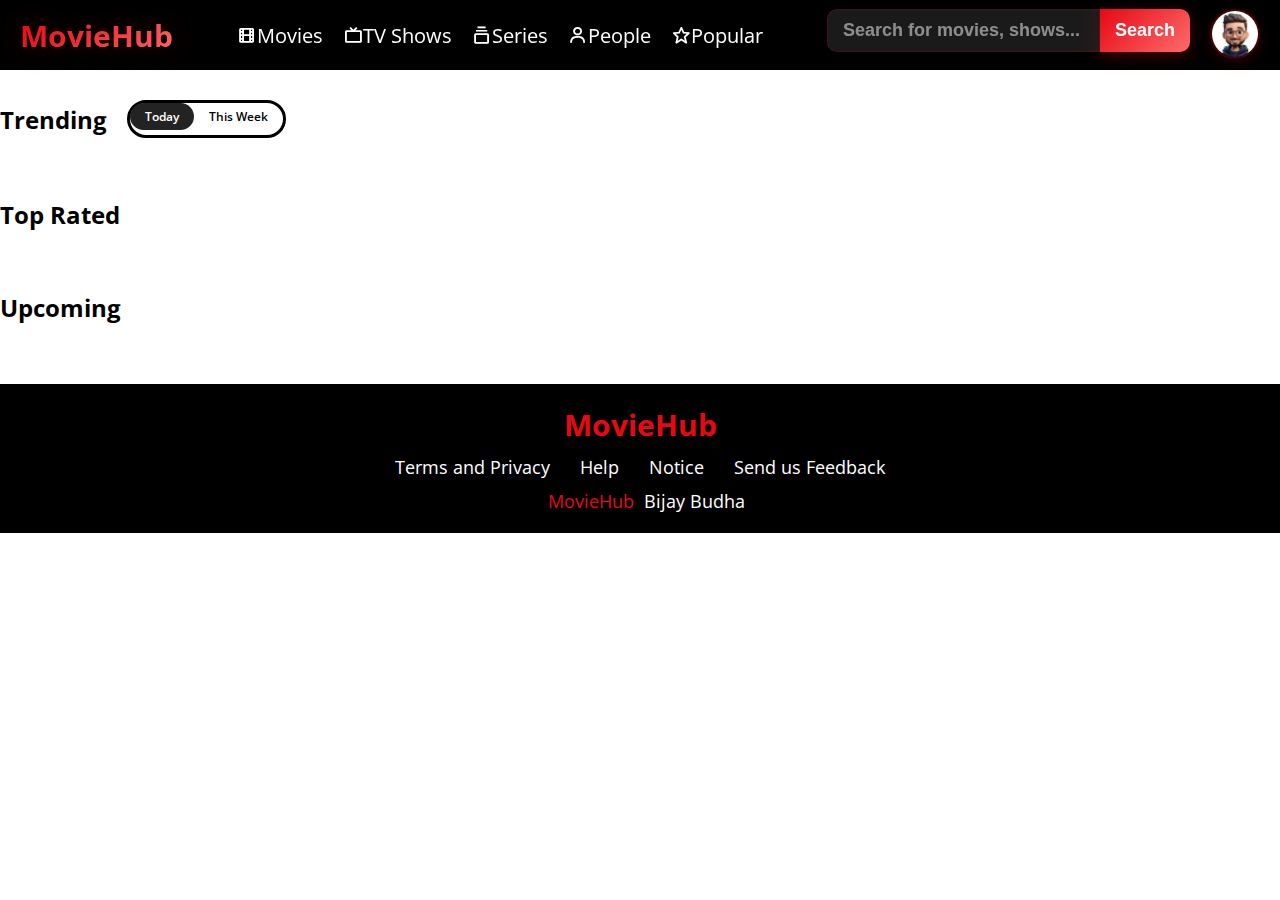
<file: movies.html>
<!DOCTYPE html>
<html lang="en">

<head>
  <meta charset="UTF-8" />
  <meta name="viewport" content="width=device-width, initial-scale=1.0" />
  <title>MovieHub | Home</title>
  <link href="https://unpkg.com/boxicons@2.1.4/css/boxicons.min.css" rel="stylesheet" />
  <link rel="stylesheet" href="./assets/CSS/style.css" />
</head>

<body class="">
  <!-------- Header Section --------->
  <header class="nav-section">
    <nav class="nav bg-color text-white h-fit-content w-full">
      <div class="navbar-container container">
        <div class="navbar-content d-flex item-center justify-between">
          <div>
            <a class="navbar-logo pointer" href="./movies.html">MovieHub</a>
          </div>
          <ul class="navbar-items d-flex">
            <li>
              <a href="./movies.html" class="navbar-link d-flex justify-center item-center p-x-1-half p-y-2">
                <i class='bx bx-film'></i>
                <span>Movies</span>
              </a>
            </li>

            <li>
              <a href="./pages/tv-shows.html" class="navbar-link d-flex justify-center item-center p-x-1-half p-y-2">
                <i class='bx bx-tv'></i>
                <span>TV Shows</span>
              </a>
            </li>

            <li>
              <a href="./pages/series.html" class="navbar-link d-flex justify-center item-center p-x-1-half p-y-2">
                <i class='bx bx-collection'></i>
                <span>Series</span>
              </a>
            </li>

            <li>
              <a href="./pages/people.html" class="navbar-link d-flex justify-center item-center p-x-1-half p-y-2">
                <i class='bx bx-user'></i>
                <span>People</span>
              </a>
            </li>

            <li>
              <a href="./pages/popular.html" class="navbar-link d-flex justify-center item-center p-x-1-half p-y-2">
                <i class='bx bx-star'></i>
                <span>Popular</span>
              </a>
            </li>
          </ul>

          <div class="navbar-right d-flex justify-center item-center">
            <!-------- Search Section --------->
            <div class="search-content d-flex">
              <input type="text" class="border-none outline-none p-y-1 p-x-1-half heading"
                placeholder="Search for movies, shows..." />
              <button class="search-btn outline-none border-none p-x-1-half heading mr-1">Search</button>
            </div>

            <!-------- Profile Section --------->
            <div class="profile-content ml-1 h-fit-content">
              <div class="profile pointer">
                <img src="../assets/images/avatar-images.avif" alt="User Profile" class="profile-img rounded" />
              </div>
            </div>

            <div class="menu-bar-icon main-heading text-white ml-1 pointer" id="menu-bar">
              <i class='bx bx-menu'></i>
            </div>
          </div>
        </div>
      </div>
      </div>
    </nav>

    <!-- Mobile Navbar Section -->
    <div class="mobile-navbar-section h-full">
      <div class="mobile-navbar">
        <ul class="navbar-items">
          <li>
            <a href="./movies.html" class="navbar-link text-white w-full h-fit-content mt-1 p-x-2 p-y-2 d-inline-block">
              <i class='bx bx-film'></i>
              <span>Movies</span>
            </a>
          </li>

          <li>
            <a href="./pages/tv-shows.html"
              class="navbar-link text-white w-full h-fit-content mt-1 p-x-2 p-y-2 d-inline-block">
              <i class='bx bx-tv'></i>
              <span>TV Shows</span>
            </a>
          </li>

          <li>
            <a href="./pages/people.html"
              class="navbar-link text-white w-full h-fit-content mt-1 p-x-2 p-y-2 d-inline-block">
              <i class='bx bx-user'></i>
              <span>People</span>
            </a>
          </li>

          <li>
            <a href="./pages/popular.html"
              class="navbar-link text-white w-full h-fit-content mt-1 p-x-2 p-y-2 d-inline-block">
              <i class='bx bx-star'></i>
              <span>Popular</span>
            </a>
          </li>
        </ul>

        <div class="mobile-navbar-right mt-1">
          <!-------- Search Section --------->
          <div class="search-content d-flex">
            <input type="text" class="border-none outline-none p-y-1 p-x-1-half heading"
              placeholder="Search for movies, shows..." />
            <button class="search-btn outline-none border-none p-x-1-half heading mr-1">Search</button>
          </div>
        </div>
      </div>
    </div>
  </header>

  <section class="trending-card-section movie-card-section">
    <div class="trending-container container">
      <div class="content-header d-flex justify-left item-center mt-3 gap-2">
        <h2 class="sub-heading">Trending</h2>
        <div class="content-title d-flex item-center h-fit-content">
          <h3 class="today-btn para p-x-1-half p-y-half trending-active">Today</h3>
          <h3 class="this-week-btn para p-x-1-half p-y-half">This Week</h3>
        </div>
      </div>

      <div class="trending-movie-card-section movie-card-section mt-1">
      </div>
    </div>
  </section>

  <section class="rated-card-section movie-card-section">
    <div class="trending-container container">
      <div class="content-header d-flex justify-left item-center mt-3">
        <h2 class="sub-heading">Top Rated</h2>
      </div>

      <div class="top-rated-card-content movie-card-section  mt-1">
      </div>
    </div>
  </section>

  <section class="upcoming-card-section movie-card-section">
    <div class="trending-container container">
      <div class="content-header d-flex justify-left item-center mt-3">
        <h2 class="sub-heading">Upcoming</h2>
      </div>

      <div class="upcoming-card-content movie-card-section mt-1">
      </div>
    </div>
  </section>


  <footer>
    <div class="footer-section bg-color w-full mt-3 h-fit-content p-2">
      <div class="footer-container container">
        <div class="footer-content">
          <div class="footer-logo">
            <a href="../movies.html">
              <h2 class="sub-heading pointer text-logo text-center">MovieHub</h2>
            </a>
          </div>

          <ul class="footer-links-content d-flex justify-center gap-3 mt-1">
            <li><a href="#" class="footer-link ease-in-out text-white">Terms and Privacy</a></li>
            <li><a href="#" class="footer-link ease-in-out text-white">Help</a></li>
            <li><a href="#" class="footer-link ease-in-out text-white">Notice</a></li>
            <li><a href="#" class="footer-link ease-in-out text-white">Send us Feedback</a></li>
          </ul>

          <div class="copy-developed-section d-flex gap-1 justify-center mt-1">
            <div class="copyright">
              <h3 class="main-para text-normal text-white d-inline-block" id="copy-date"></h3>
              <a class="text-logo ml-1" href="../movies.html">MovieHub</a>
            </div>
            <a target="_blank" class="text-white" href="https://github.com/bijaybudha-1">Bijay Budha</a>
          </div>
        </div>
      </div>
    </div>
  </footer>

</body>
<script src="./assets/js/main.js"></script>
<script src="./assets/js/api.js"></script>

</html>
</file>
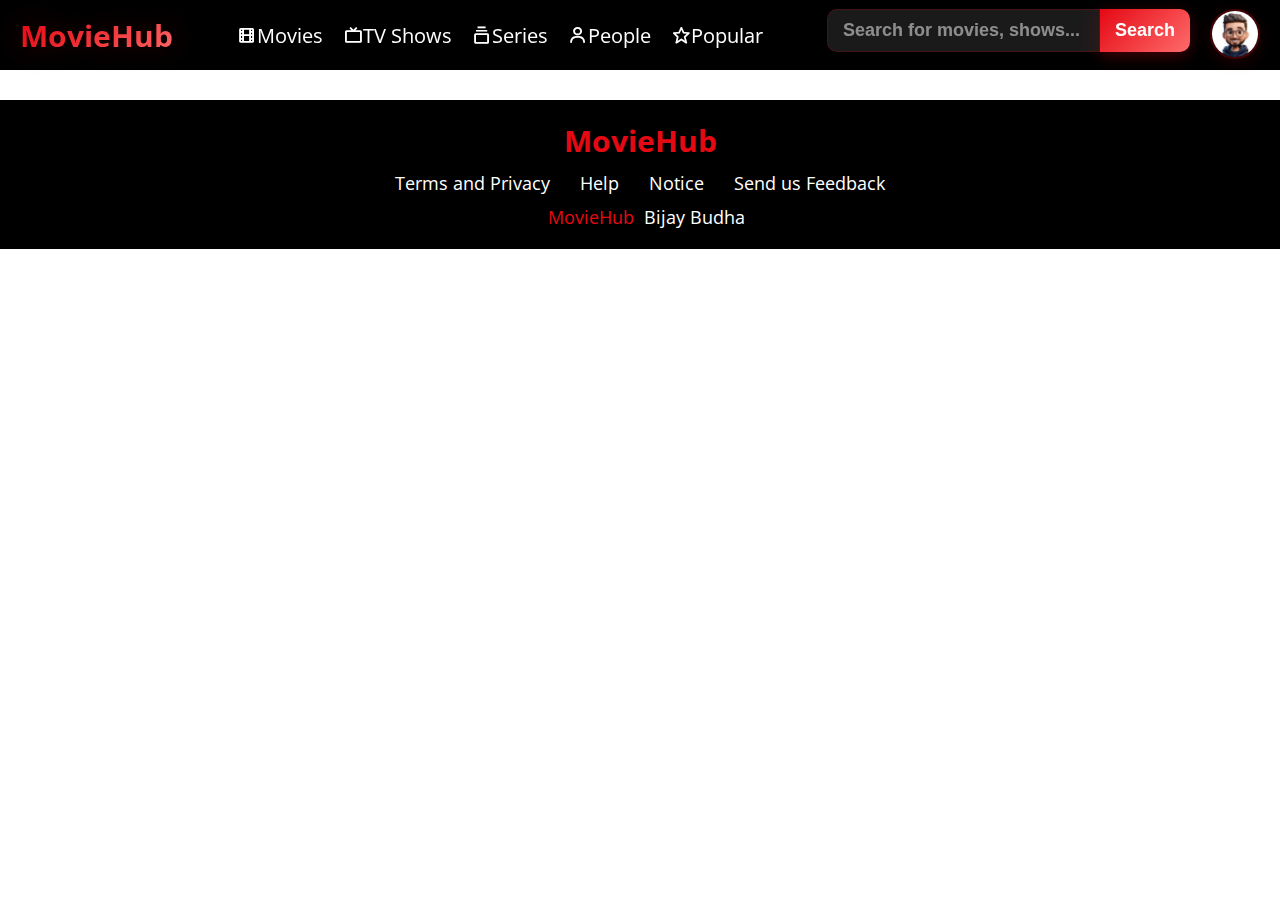
<file: pages/addToList.html>
<!DOCTYPE html>
<html lang="en">

<head>
    <meta charset="UTF-8" />
    <meta name="viewport" content="width=device-width, initial-scale=1.0" />
    <title>MovieHub | Popular</title>
    <link href="https://unpkg.com/boxicons@2.1.4/css/boxicons.min.css" rel="stylesheet" />
    <link rel="stylesheet" href="../assets/CSS/style.css" />
</head>

<body>
    <!-------- Header Section --------->
    <header class="nav-section">
        <nav class="nav bg-color text-white h-fit-content w-full">
            <div class="navbar-container container">
                <div class="navbar-content d-flex item-center justify-between">
                    <div>
                        <a class="navbar-logo pointer" href="../movies.html">MovieHub</a>
                    </div>
                    <ul class="navbar-items d-flex">
                        <li>
                            <a href="../movies.html"
                                class="navbar-link d-flex justify-center item-center p-x-1-half p-y-2">
                                <i class='bx bx-film'></i>
                                <span>Movies</span>
                            </a>
                        </li>

                        <li>
                            <a href="./tv-shows.html"
                                class="navbar-link d-flex justify-center item-center p-x-1-half p-y-2">
                                <i class='bx bx-tv'></i>
                                <span>TV Shows</span>
                            </a>
                        </li>

                        <li>
                            <a href="./series.html"
                                class="navbar-link d-flex justify-center item-center p-x-1-half p-y-2">
                                <i class='bx bx-collection'></i>
                                <span>Series</span>
                            </a>
                        </li>

                        <li>
                            <a href="./people.html"
                                class="navbar-link d-flex justify-center item-center p-x-1-half p-y-2">
                                <i class='bx bx-user'></i>
                                <span>People</span>
                            </a>
                        </li>

                        <li>
                            <a href="./popular.html"
                                class="navbar-link d-flex justify-center item-center p-x-1-half p-y-2">
                                <i class='bx bx-star'></i>
                                <span>Popular</span>
                            </a>
                        </li>
                    </ul>

                    <div class="navbar-right d-flex justify-center item-center">
                        <!-------- Search Section --------->
                        <div class="search-content d-flex">
                            <input type="text" class="border-none outline-none p-y-1 p-x-1-half heading"
                                placeholder="Search for movies, shows..." />
                            <button class="search-btn outline-none border-none p-x-1-half heading mr-1">Search</button>
                        </div>

                        <!-------- Profile Section --------->
                        <div class="profile-content ml-1 h-fit-content">
                            <div class="profile pointer">
                                <img src="../assets/images/avatar-images.avif" alt="User Profile"
                                    class="profile-img rounded" />
                            </div>
                        </div>

                        <div class="menu-bar-icon main-heading text-white ml-1 pointer" id="menu-bar">
                            <i class='bx bx-menu'></i>
                        </div>
                    </div>
                </div>
            </div>
            </div>
        </nav>

        <!-- Mobile Navbar Section -->
        <div class="mobile-navbar-section h-full">
            <div class="mobile-navbar">
                <ul class="navbar-items">
                    <li>
                        <a href="../movies.html"
                            class="navbar-link text-white w-full h-fit-content mt-1 p-x-2 p-y-2 d-inline-block">
                            <i class='bx bx-film'></i>
                            <span>Movies</span>
                        </a>
                    </li>

                    <li>
                        <a href="./tv-shows.html"
                            class="navbar-link text-white w-full h-fit-content mt-1 p-x-2 p-y-2 d-inline-block">
                            <i class='bx bx-tv'></i>
                            <span>TV Shows</span>
                        </a>
                    </li>

                    <li>
                        <a href="./people.html"
                            class="navbar-link text-white w-full h-fit-content mt-1 p-x-2 p-y-2 d-inline-block">
                            <i class='bx bx-user'></i>
                            <span>People</span>
                        </a>
                    </li>

                    <li>
                        <a href="./popular.html"
                            class="navbar-link text-white w-full h-fit-content mt-1 p-x-2 p-y-2 d-inline-block">
                            <i class='bx bx-star'></i>
                            <span>Popular</span>
                        </a>
                    </li>
                </ul>

                <div class="mobile-navbar-right mt-1">
                    <!-------- Search Section --------->
                    <div class="search-content d-flex">
                        <input type="text" class="border-none outline-none p-y-1 p-x-1-half heading"
                            placeholder="Search for movies, shows..." />
                        <button class="search-btn outline-none border-none p-x-1-half heading mr-1">Search</button>
                    </div>
                </div>
            </div>
        </div>
    </header>

    <footer>
        <div class="footer-section bg-color w-full mt-3 h-fit-content p-2">
            <div class="footer-container container">
                <div class="footer-content">
                    <div class="footer-logo">
                        <a href="../movies.html">
                            <h2 class="sub-heading pointer text-logo text-center">MovieHub</h2>
                        </a>
                    </div>

                    <ul class="footer-links-content d-flex justify-center gap-3 mt-1">
                        <li><a href="#" class="footer-link ease-in-out text-white">Terms and Privacy</a></li>
                        <li><a href="#" class="footer-link ease-in-out text-white">Help</a></li>
                        <li><a href="#" class="footer-link ease-in-out text-white">Notice</a></li>
                        <li><a href="#" class="footer-link ease-in-out text-white">Send us Feedback</a></li>
                    </ul>

                    <div class="copy-developed-section d-flex gap-1 justify-center mt-1">
                        <div class="copyright">
                            <h3 class="main-para text-normal text-white d-inline-block" id="copy-date"></h3>
                            <a class="text-logo ml-1" href="../movies.html">MovieHub</a>
                        </div>
                        <a target="_blank" class="text-white" href="https://github.com/bijaybudha-1">Bijay Budha</a>
                    </div>
                </div>
            </div>
        </div>
    </footer>

</body>
<script src="../assets/js/main.js"></script>
<script src="../assets/js/api.js"></script>

</html>
</file>
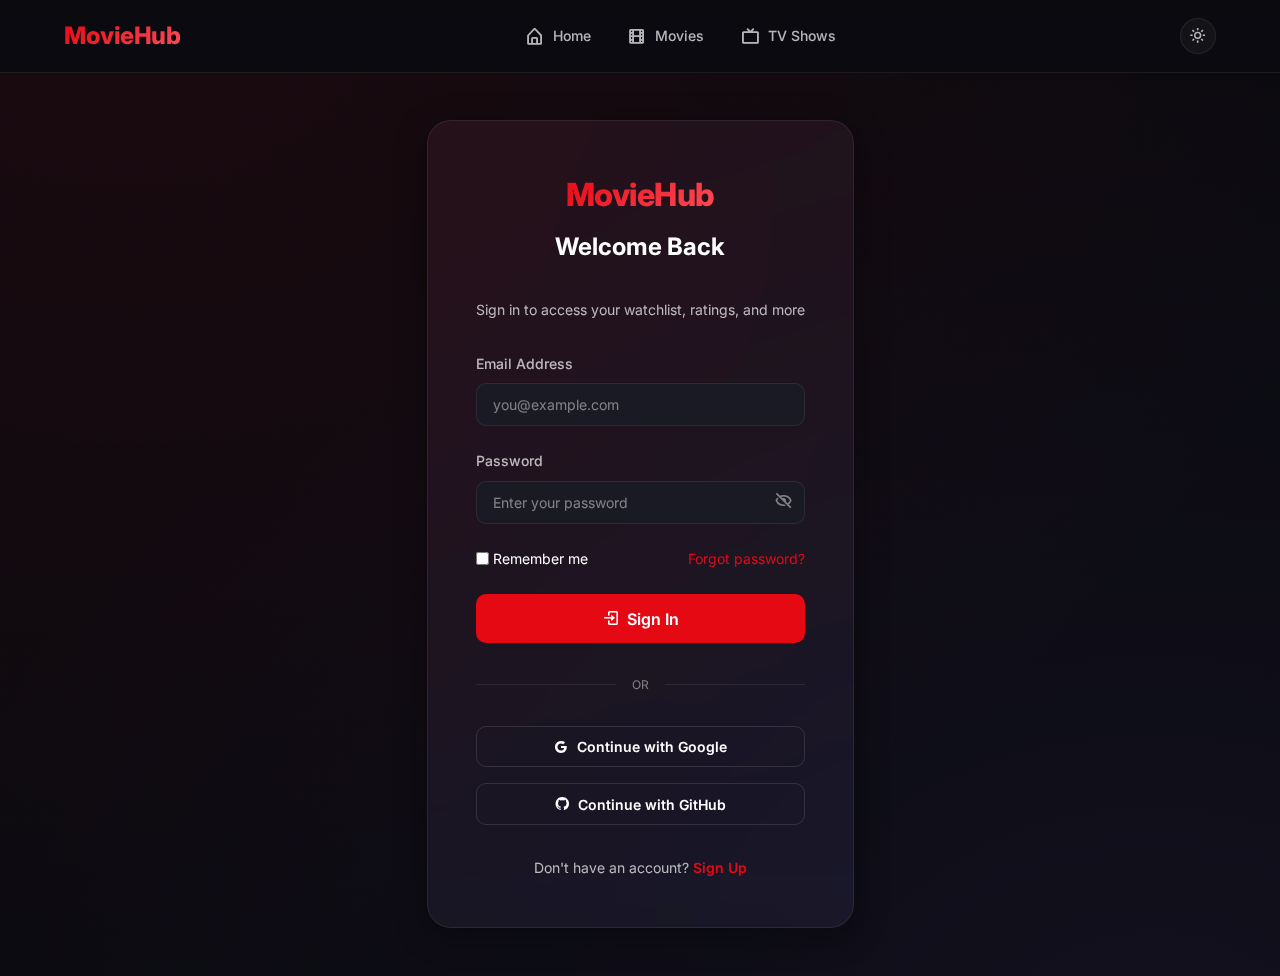
<file: pages/login.html>
<!DOCTYPE html>
<html lang="en">

<head>
    <meta charset="UTF-8">
    <meta name="viewport" content="width=device-width, initial-scale=1.0">
    <title>MovieHub — Sign In</title>
    <link href="https://unpkg.com/boxicons@2.1.4/css/boxicons.min.css" rel="stylesheet">
    <link rel="stylesheet" href="../css/style.css">
    <link rel="stylesheet" href="../css/components.css">
    <link rel="stylesheet" href="../css/animations.css">
    <link rel="stylesheet" href="../css/responsive.css">
</head>

<body>
    <nav class="navbar">
        <div class="container">
            <a href="../index.html" class="nav-logo">MovieHub</a>
            <div class="nav-links">
                <a href="../index.html" class="nav-link"><i class="bx bx-home-alt"></i><span>Home</span></a>
                <a href="movies.html" class="nav-link"><i class="bx bx-film"></i><span>Movies</span></a>
                <a href="tvshows.html" class="nav-link"><i class="bx bx-tv"></i><span>TV Shows</span></a>
            </div>
            <div class="nav-right">
                <button class="theme-toggle"><i class="bx bx-sun"></i></button>
                <div class="nav-hamburger"><span></span><span></span><span></span></div>
            </div>
        </div>
    </nav>
    <div class="mobile-nav">
        <a href="../index.html" class="nav-link"><i class="bx bx-home-alt"></i><span>Home</span></a>
        <a href="movies.html" class="nav-link"><i class="bx bx-film"></i><span>Movies</span></a>
        <a href="tvshows.html" class="nav-link"><i class="bx bx-tv"></i><span>TV Shows</span></a>
    </div>

    <!-- Auth Section -->
    <section class="auth-section">
        <div class="auth-bg"></div>
        <div class="container" style="max-width:480px;">
            <div class="auth-card reveal-scale">
                <div class="auth-header">
                    <a href="../index.html" class="nav-logo"
                        style="font-size:var(--fs-2xl);margin-bottom:var(--space-sm);display:inline-block;">MovieHub</a>
                    <h1 style="font-size:var(--fs-xl);font-weight:700;">Welcome Back</h1>
                    <p style="color:var(--text-secondary);font-size:var(--fs-sm);">Sign in to access your watchlist,
                        ratings, and more</p>
                </div>

                <form id="login-form">
                    <div class="form-group">
                        <label class="form-label">Email Address</label>
                        <input type="email" class="form-input" placeholder="you@example.com" required id="login-email">
                    </div>
                    <div class="form-group">
                        <label class="form-label">Password</label>
                        <div style="position:relative;">
                            <input type="password" class="form-input" placeholder="Enter your password" required
                                id="login-password">
                            <button type="button" class="password-toggle" id="toggle-password"
                                style="position:absolute;right:12px;top:50%;transform:translateY(-50%);background:none;border:none;color:var(--text-muted);cursor:pointer;font-size:1.2rem;">
                                <i class="bx bx-hide"></i>
                            </button>
                        </div>
                    </div>
                    <div
                        style="display:flex;justify-content:space-between;align-items:center;margin-bottom:var(--space-lg);font-size:var(--fs-sm);">
                        <label style="display:flex;align-items:center;gap:var(--space-xs);cursor:pointer;">
                            <input type="checkbox" style="accent-color:var(--primary);"> Remember me
                        </label>
                        <a href="#" style="color:var(--primary);text-decoration:none;">Forgot password?</a>
                    </div>
                    <button type="submit" class="btn btn-primary btn-lg" style="width:100%;"><i
                            class="bx bx-log-in"></i> Sign In</button>
                </form>

                <div class="divider"
                    style="display:flex;align-items:center;gap:var(--space-md);margin:var(--space-xl) 0;">
                    <hr style="flex:1;border:none;border-top:1px solid var(--border-color);">
                    <span style="color:var(--text-muted);font-size:var(--fs-xs);">OR</span>
                    <hr style="flex:1;border:none;border-top:1px solid var(--border-color);">
                </div>

                <div class="social-btns">
                    <button class="btn btn-outline" style="width:100%;"
                        onclick="showToast('Google sign-in not available in demo','info')"><i class="bx bxl-google"></i>
                        Continue with Google</button>
                    <button class="btn btn-outline" style="width:100%;"
                        onclick="showToast('GitHub sign-in not available in demo','info')"><i class="bx bxl-github"></i>
                        Continue with GitHub</button>
                </div>

                <p
                    style="text-align:center;margin-top:var(--space-xl);font-size:var(--fs-sm);color:var(--text-secondary);">
                    Don't have an account? <a href="register.html"
                        style="color:var(--primary);font-weight:600;text-decoration:none;">Sign Up</a>
                </p>
            </div>
        </div>
    </section>

    <script src="../js/api.js"></script>
    <script src="../js/main.js"></script>
    <script src="../js/watchlist.js"></script>
    <script src="../js/rating.js"></script>
    <script src="../js/animation.js"></script>
    <script src="../js/login-page.js"></script>
</body>

</html>
</file>
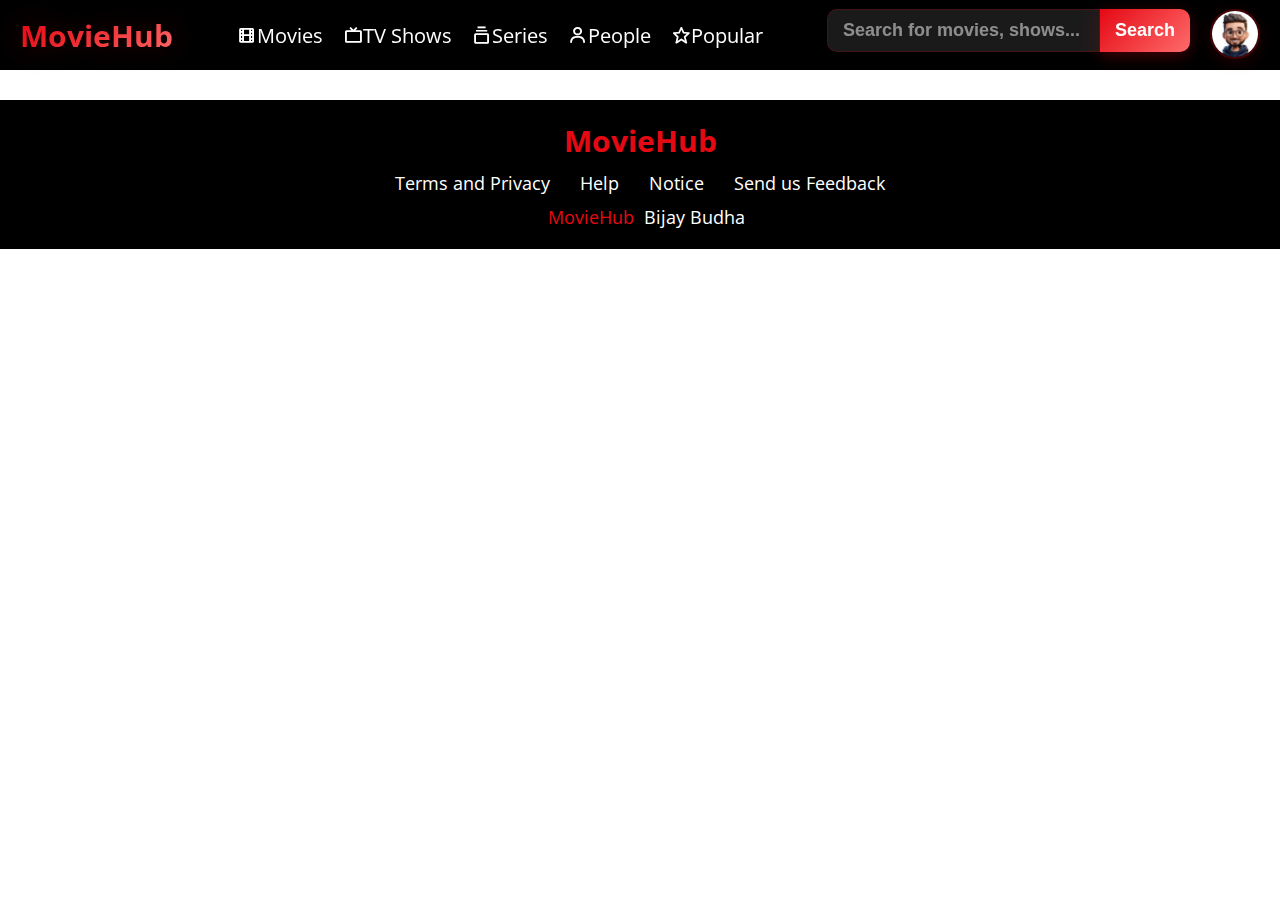
<file: pages/people.html>
<!DOCTYPE html>
<html lang="en">

<head>
  <meta charset="UTF-8" />
  <meta name="viewport" content="width=device-width, initial-scale=1.0" />
  <title>MovieHub | People</title>
  <link href="https://unpkg.com/boxicons@2.1.4/css/boxicons.min.css" rel="stylesheet" />
  <link rel="stylesheet" href="../assets/CSS/style.css" />
</head>

<body>
  <!-------- Header Section --------->
  <header class="nav-section">
    <nav class="nav bg-color text-white h-fit-content w-full">
      <div class="navbar-container container">
        <div class="navbar-content d-flex item-center justify-between">
          <div>
            <a  class="navbar-logo pointer" href="../movies.html">MovieHub</a>
          </div>
          <ul class="navbar-items d-flex">
            <li>
              <a href="../movies.html" class="navbar-link d-flex justify-center item-center p-x-1-half p-y-2">
                <i class='bx bx-film'></i>
                <span>Movies</span>
              </a>
            </li>

            <li>
              <a href="./tv-shows.html" class="navbar-link d-flex justify-center item-center p-x-1-half p-y-2">
                <i class='bx bx-tv'></i>
                <span>TV Shows</span>
              </a>
            </li>

            <li>
              <a href="./series.html" class="navbar-link d-flex justify-center item-center p-x-1-half p-y-2">
                <i class='bx bx-collection'></i>
                <span>Series</span>
              </a>
            </li>

            <li>
              <a href="./people.html" class="navbar-link d-flex justify-center item-center p-x-1-half p-y-2">
                <i class='bx bx-user'></i>
                <span>People</span>
              </a>
            </li>

            <li>
              <a href="./popular.html" class="navbar-link d-flex justify-center item-center p-x-1-half p-y-2">
                <i class='bx bx-star'></i>
                <span>Popular</span>
              </a>
            </li>
          </ul>

          <div class="navbar-right d-flex justify-center item-center">
            <!-------- Search Section --------->
            <div class="search-content d-flex">
              <input type="text" class="border-none outline-none p-y-1 p-x-1-half heading"
                placeholder="Search for movies, shows..." />
              <button class="search-btn outline-none border-none p-x-1-half heading mr-1">Search</button>
            </div>

            <!-------- Profile Section --------->
            <div class="profile-content ml-1 h-fit-content">
              <div class="profile pointer">
                <img src="../assets/images/avatar-images.avif" alt="User Profile" class="profile-img rounded" />
              </div>
            </div>

            <div class="menu-bar-icon main-heading text-white ml-1 pointer" id="menu-bar">
              <i class='bx bx-menu'></i>
            </div>
          </div>
        </div>
      </div>
      </div>
    </nav>

    <!-- Mobile Navbar Section -->
       <div class="mobile-navbar-section h-full">
        <div class="mobile-navbar">
          <ul class="navbar-items">
            <li>
              <a href="../movies.html" class="navbar-link text-white w-full h-fit-content mt-1 p-x-2 p-y-2 d-inline-block">
                <i class='bx bx-film'></i>
                <span>Movies</span>
              </a>
            </li>

            <li>
              <a href="./tv-shows.html" class="navbar-link text-white w-full h-fit-content mt-1 p-x-2 p-y-2 d-inline-block">
                <i class='bx bx-tv'></i>
                <span>TV Shows</span>
              </a>
            </li>

            <li>
              <a href="./series.html" class="navbar-link text-white w-full h-fit-content mt-1 p-x-2 p-y-2 d-inline-block">
                <i class='bx bx-play'></i>
                <span>Series</span>
              </a>
            </li>

            <li>
              <a href="./people.html" class="navbar-link text-white w-full h-fit-content mt-1 p-x-2 p-y-2 d-inline-block">
                <i class='bx bx-user'></i>
                <span>People</span>
              </a>
            </li>

            <li>
              <a href="./popular.html" class="navbar-link text-white w-full h-fit-content mt-1 p-x-2 p-y-2 d-inline-block">
                <i class='bx bx-star'></i>
                <span>Popular</span>
              </a>
            </li>
          </ul>

          <div class="mobile-navbar-right mt-1">
            <!-------- Search Section --------->
            <div class="search-content d-flex">
              <input type="text" class="border-none outline-none p-y-1 p-x-1-half heading"
                placeholder="Search for movies, shows..." />
              <button class="search-btn outline-none border-none p-x-1-half heading mr-1">Search</button>
            </div>
          </div>
        </div>
       </div>
  </header>

  <footer>
    <div class="footer-section bg-color w-full mt-3 h-fit-content p-2">
      <div class="footer-container container">
        <div class="footer-content">
          <div class="footer-logo">
            <a href="../movies.html">
              <h2 class="sub-heading pointer text-logo text-center">MovieHub</h2>
            </a>
          </div>

          <ul class="footer-links-content d-flex justify-center gap-3 mt-1">
            <li><a href="#" class="footer-link ease-in-out text-white">Terms and Privacy</a></li>
            <li><a href="#" class="footer-link ease-in-out text-white">Help</a></li>
            <li><a href="#" class="footer-link ease-in-out text-white">Notice</a></li>
            <li><a href="#" class="footer-link ease-in-out text-white">Send us Feedback</a></li>
          </ul>

          <div class="copy-developed-section d-flex gap-1 justify-center mt-1">
            <div class="copyright">
              <h3 class="main-para text-normal text-white d-inline-block" id="copy-date"></h3>
              <a class="text-logo ml-1" href="../movies.html">MovieHub</a>
            </div>
            <a target="_blank" class="text-white" href="https://github.com/bijaybudha-1">Bijay Budha</a>
          </div>
        </div>
      </div>
    </div>
  </footer>

</body>
<script src="../assets/js/main.js"></script>

</html>
</file>
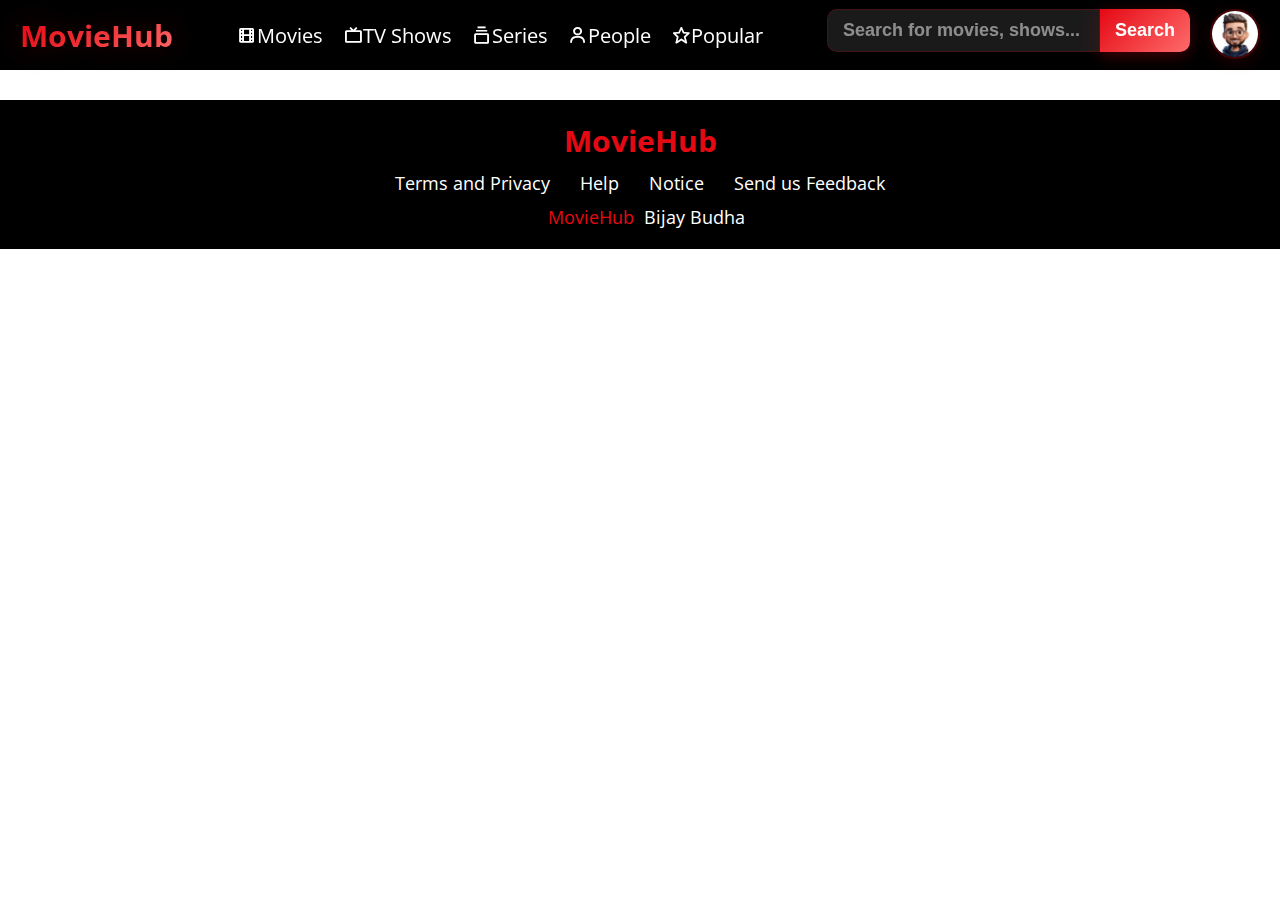
<file: pages/popular.html>
<!DOCTYPE html>
<html lang="en">

<head>
  <meta charset="UTF-8" />
  <meta name="viewport" content="width=device-width, initial-scale=1.0" />
  <title>MovieHub | Popular</title>
  <link href="https://unpkg.com/boxicons@2.1.4/css/boxicons.min.css" rel="stylesheet" />
  <link rel="stylesheet" href="../assets/CSS/style.css" />
</head>

<body>
  <!-------- Header Section --------->
  <header class="nav-section">
    <nav class="nav bg-color text-white h-fit-content w-full">
      <div class="navbar-container container">
        <div class="navbar-content d-flex item-center justify-between">
          <div>
            <a  class="navbar-logo pointer" href="../movies.html">MovieHub</a>
          </div>
          <ul class="navbar-items d-flex">
            <li>
              <a href="../movies.html" class="navbar-link d-flex justify-center item-center p-x-1-half p-y-2">
                <i class='bx bx-film'></i>
                <span>Movies</span>
              </a>
            </li>

            <li>
              <a href="./tv-shows.html" class="navbar-link d-flex justify-center item-center p-x-1-half p-y-2">
                <i class='bx bx-tv'></i>
                <span>TV Shows</span>
              </a>
            </li>

            <li>
              <a href="./series.html" class="navbar-link d-flex justify-center item-center p-x-1-half p-y-2">
                <i class='bx bx-collection'></i>
                <span>Series</span>
              </a>
            </li>

            <li>
              <a href="./people.html" class="navbar-link d-flex justify-center item-center p-x-1-half p-y-2">
                <i class='bx bx-user'></i>
                <span>People</span>
              </a>
            </li>

            <li>
              <a href="./popular.html" class="navbar-link d-flex justify-center item-center p-x-1-half p-y-2">
                <i class='bx bx-star'></i>
                <span>Popular</span>
              </a>
            </li>
          </ul>

          <div class="navbar-right d-flex justify-center item-center">
            <!-------- Search Section --------->
            <div class="search-content d-flex">
              <input type="text" class="border-none outline-none p-y-1 p-x-1-half heading"
                placeholder="Search for movies, shows..." />
              <button class="search-btn outline-none border-none p-x-1-half heading mr-1">Search</button>
            </div>

            <!-------- Profile Section --------->
            <div class="profile-content ml-1 h-fit-content">
              <div class="profile pointer">
                <img src="../assets/images/avatar-images.avif" alt="User Profile" class="profile-img rounded" />
              </div>
            </div>

            <div class="menu-bar-icon main-heading text-white ml-1 pointer" id="menu-bar">
              <i class='bx bx-menu'></i>
            </div>
          </div>
        </div>
      </div>
      </div>
    </nav>

    <!-- Mobile Navbar Section -->
       <div class="mobile-navbar-section h-full">
        <div class="mobile-navbar">
          <ul class="navbar-items">
            <li>
              <a href="../movies.html" class="navbar-link text-white w-full h-fit-content mt-1 p-x-2 p-y-2 d-inline-block">
                <i class='bx bx-film'></i>
                <span>Movies</span>
              </a>
            </li>

            <li>
              <a href="./tv-shows.html" class="navbar-link text-white w-full h-fit-content mt-1 p-x-2 p-y-2 d-inline-block">
                <i class='bx bx-tv'></i>
                <span>TV Shows</span>
              </a>
            </li>

            <li>
              <a href="./people.html" class="navbar-link text-white w-full h-fit-content mt-1 p-x-2 p-y-2 d-inline-block">
                <i class='bx bx-user'></i>
                <span>People</span>
              </a>
            </li>

            <li>
              <a href="./popular.html" class="navbar-link text-white w-full h-fit-content mt-1 p-x-2 p-y-2 d-inline-block">
                <i class='bx bx-star'></i>
                <span>Popular</span>
              </a>
            </li>
          </ul>

          <div class="mobile-navbar-right mt-1">
            <!-------- Search Section --------->
            <div class="search-content d-flex">
              <input type="text" class="border-none outline-none p-y-1 p-x-1-half heading"
                placeholder="Search for movies, shows..." />
              <button class="search-btn outline-none border-none p-x-1-half heading mr-1">Search</button>
            </div>
          </div>
        </div>
       </div>
  </header>

  <footer>
    <div class="footer-section bg-color w-full mt-3 h-fit-content p-2">
      <div class="footer-container container">
        <div class="footer-content">
          <div class="footer-logo">
            <a href="../movies.html">
              <h2 class="sub-heading pointer text-logo text-center">MovieHub</h2>
            </a>
          </div>

          <ul class="footer-links-content d-flex justify-center gap-3 mt-1">
            <li><a href="#" class="footer-link ease-in-out text-white">Terms and Privacy</a></li>
            <li><a href="#" class="footer-link ease-in-out text-white">Help</a></li>
            <li><a href="#" class="footer-link ease-in-out text-white">Notice</a></li>
            <li><a href="#" class="footer-link ease-in-out text-white">Send us Feedback</a></li>
          </ul>

          <div class="copy-developed-section d-flex gap-1 justify-center mt-1">
            <div class="copyright">
              <h3 class="main-para text-normal text-white d-inline-block" id="copy-date"></h3>
              <a class="text-logo ml-1" href="../movies.html">MovieHub</a>
            </div>
            <a target="_blank" class="text-white" href="https://github.com/bijaybudha-1">Bijay Budha</a>
          </div>
        </div>
      </div>
    </div>
  </footer>

</body>
<script src="../assets/js/main.js"></script>

</html>
</file>
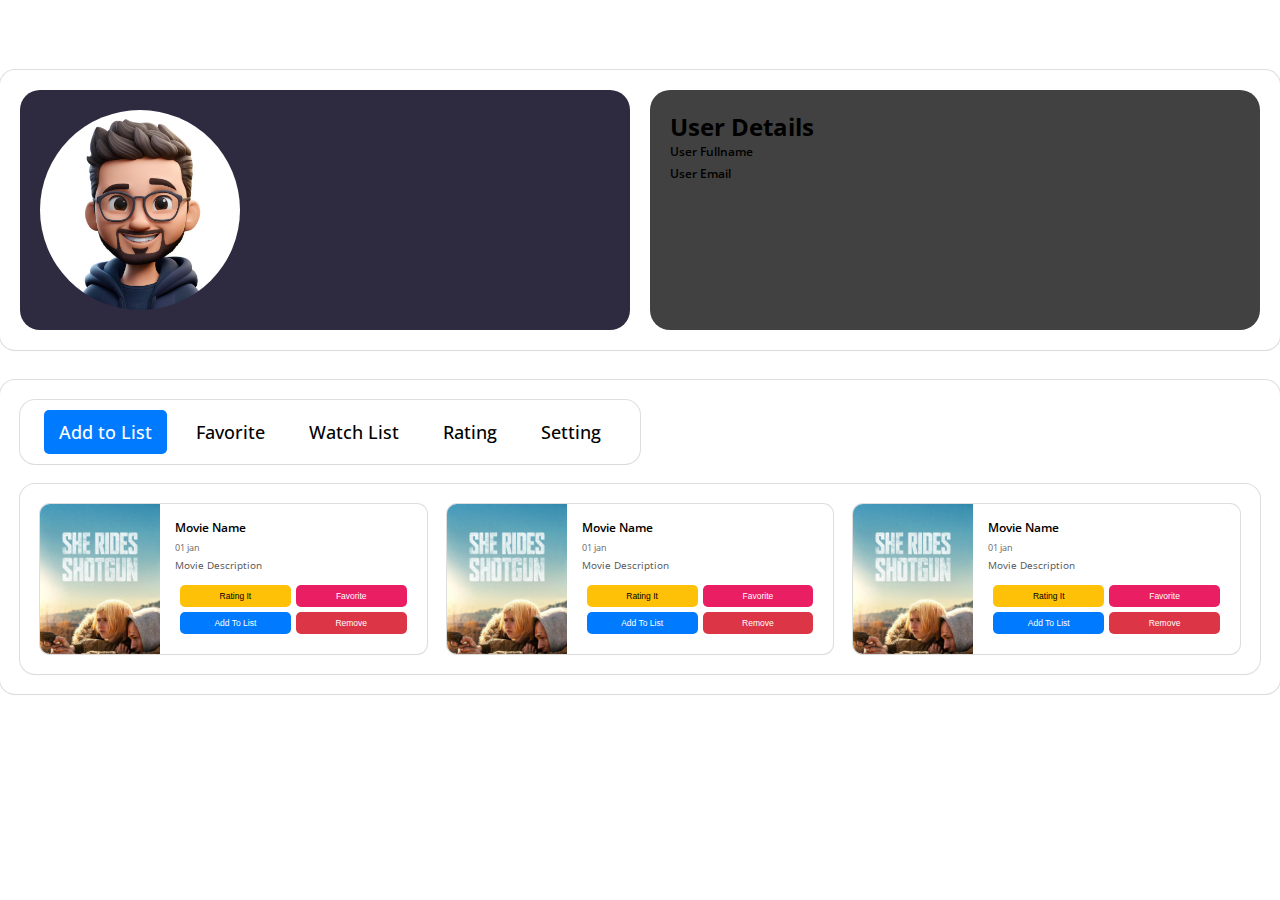
<file: pages/profile.html>
<!doctype html>
<html lang="en">
  <head>
    <meta charset="UTF-8" />
    <meta name="viewport" content="width=device-width, initial-scale=1.0" />
    <title>MovieHub | Profile</title>
    <link rel="stylesheet" href="../assets/CSS/style.css" />
  </head>
  <body>
    <!-- User Details Section -->
    <section class="user-details-section">
      <div class="user-details-container container">
        <div class="user-details-content">
          <div class="user-details-card d-flex gap-2">
            <div class="user-images-content">
              <div class="user-images">
                <figure>
                  <img
                    src="../assets/images/avatar-images.avif"
                    alt="User Profile Images"
                  />
                </figure>
              </div>
            </div>
            <div class="user-data-content">
              <h2 class="sub-heading">User Details</h2>
              <div class="user-fullname main-para">User Fullname</div>
              <div class="user-email main-para">User Email</div>
            </div>
          </div>
        </div>
      </div>
    </section>

    <!-- User Setting section -->
    <section class="section user-setting-section mt-2">
      <div class="container user-setting-container">
        <div class="user-setting-content">
          <ul class="setting-nav-area d-flex">
            <li>Add to List</li>
            <li>Favorite</li>
            <li>Watch List</li>
            <li>Rating</li>
            <li>Setting</li>
          </ul>
        </div>

        <!-- User Add to list section content -->
        <section class="add-to-list-section mt-2">
          <div class="add-to-list-content">

            <div class="add-to-list-card">
              <div class="atl-images-content">
                <div class="image-card">
                  <figure>
                    <img
                      src="../assets/images/movie-images.jpg"
                      alt="Watch list Movie Images"
                    />
                  </figure>
                </div>
              </div>
              <div class="atl-movie-content">
                <div class="alt-movie-details p-1">
                  <h4 class="main-para">Movie Name</h4>
                  <p class="release-date">01 jan</p>
                  <p class="mini-para">Movie Description</p>
                </div>

                <div class="movie-card-btns-content">
                <div class="movie-card-btn">
                  <button class="">Rating It</button>
                  <button>Favorite</button>
                  <button>Add to List</button>
                  <button>Remove</button>
                </div>
              </div>
              </div>
            </div>

            <div class="add-to-list-card">
              <div class="atl-images-content">
                <div class="image-card">
                  <figure>
                    <img
                      src="../assets/images/movie-images.jpg"
                      alt="Watch list Movie Images"
                    />
                  </figure>
                </div>
              </div>
              <div class="atl-movie-content">
                <div class="alt-movie-details p-1">
                  <h4 class="main-para">Movie Name</h4>
                  <p class="release-date">01 jan</p>
                  <p class="mini-para">Movie Description</p>
                </div>

                <div class="movie-card-btns-content">
                <div class="movie-card-btn">
                  <button class="">Rating It</button>
                  <button>Favorite</button>
                  <button>Add to List</button>
                  <button>Remove</button>
                </div>
              </div>
              </div>
            </div>

            <div class="add-to-list-card">
              <div class="atl-images-content">
                <div class="image-card">
                  <figure>
                    <img
                      src="../assets/images/movie-images.jpg"
                      alt="Watch list Movie Images"
                    />
                  </figure>
                </div>
              </div>
              <div class="atl-movie-content">
                <div class="alt-movie-details p-1">
                  <h4 class="main-para">Movie Name</h4>
                  <p class="release-date">01 jan</p>
                  <p class="mini-para">Movie Description</p>
                </div>

                <div class="movie-card-btns-content">
                <div class="movie-card-btn">
                  <button class="">Rating It</button>
                  <button>Favorite</button>
                  <button>Add to List</button>
                  <button>Remove</button>
                </div>
              </div>
              </div>
            </div>

          </div>
        </section>

        <!-- User My Favorite section content -->
        <section class="favorite-section mt-2">
          <div class="favorite-content">

            <div class="favorite-card">
              <div class="favorite-images-content">
                <div class="image-card">
                  <figure>
                    <img
                      src="../assets/images/movie-images.jpg"
                      alt="Watch list Movie Images"
                    />
                  </figure>
                </div>
              </div>
              <div class="favorite-movie-content">
                <div class="favorite-movie-details p-1">
                  <h4 class="main-para">Movie Name</h4>
                  <p class="release-date">01 jan</p>
                  <p class="mini-para">Movie Description</p>
                </div>

                <div class="movie-card-btns-content">
                <div class="movie-card-btn">
                  <button class="">Rating It</button>
                  <button>Favorite</button>
                  <button>Add to List</button>
                  <button>Remove</button>
                </div>
              </div>
              </div>
            </div>

            <div class="favorite-card">
              <div class="favorite-images-content">
                <div class="image-card">
                  <figure>
                    <img
                      src="../assets/images/movie-images.jpg"
                      alt="Watch list Movie Images"
                    />
                  </figure>
                </div>
              </div>
              <div class="favorite-movie-content">
                <div class="favorite-movie-details p-1">
                  <h4 class="main-para">Movie Name</h4>
                  <p class="release-date">01 jan</p>
                  <p class="mini-para">Movie Description</p>
                </div>

                <div class="movie-card-btns-content">
                <div class="movie-card-btn">
                  <button class="">Rating It</button>
                  <button>Favorite</button>
                  <button>Add to List</button>
                  <button>Remove</button>
                </div>
              </div>
              </div>
            </div>

            <div class="favorite-card">
              <div class="favorite-images-content">
                <div class="image-card">
                  <figure>
                    <img
                      src="../assets/images/movie-images.jpg"
                      alt="Watch list Movie Images"
                    />
                  </figure>
                </div>
              </div>
              <div class="favorite-movie-content">
                <div class="favorite-movie-details p-1">
                  <h4 class="main-para">Movie Name</h4>
                  <p class="release-date">01 jan</p>
                  <p class="mini-para">Movie Description</p>
                </div>

                <div class="movie-card-btns-content">
                <div class="movie-card-btn">
                  <button class="">Rating It</button>
                  <button>Favorite</button>
                  <button>Add to List</button>
                  <button>Remove</button>
                </div>
              </div>
              </div>
            </div>

          </div>
        </section>
      </div>
    </section>
    <script src="../assets/js/profile.js"></script>
  </body>
</html>
</file>
<file: assets/CSS/style.css>
@import url("https://fonts.googleapis.com/css2?family=Open+Sans:ital,wght@0,300..800;1,300..800&display=swap");

* {
  margin: 0;
  padding: 0;
  box-sizing: border-box;
  /* border: .1rem solid red; */
}

body {
  padding-top: 7rem;
}

html {
  font-size: 62.5%;
  font-family: "Open Sans", sans-serif;
  font-variation-settings: "wdth" 100;
}

:root {
  --bg-white-transparent: #ffffff1a;
  --bg-red: #e50914;
  --bg-white: #ffffff;
  --bg-gray-600: #3d3d3d;
  --bg-gray-500: #383838;
  --bg-gray-400: #333333;
  --bg-gray-300: #2d2d2d;
  --bg-gray-200: #292929;
  --bg-gray-150: #232323;
  --bg-gray-100-transparent: #161616b3;
  --bg-black: #000000;
  --accent-color: #8672ff;
  --text-color: #2e2b41;
  --input-color: #f3f0ff;
  --keyword-bg: #e5e5e5;
  --text-white: #ffffff;
  --text-white-muted: #ffffffb3;
  --text-red: #e50914;
  --text-gray: #414141;
  --text-black: #000000;
  --fill-white: #ffffff;
  --fill-white-muted: #ffffffb3;
  --fill-red: #e50914;
  --border-gray-transparent: #808080b3;
  --stat-0: hsl(0 100% 50%);
  --stat-10: hsl(12 100% 50%);
  --stat-20: hsl(24 100% 50%);
  --stat-30: hsl(36 100% 50%);
  --stat-40: hsl(48 100% 50%);
  --stat-50: hsl(60 100% 50%);
  --stat-60: hsl(72 100% 50%);
  --stat-70: hsl(84 100% 50%);
  --stat-80: hsl(96 100% 50%);
  --stat-90: hsl(108 100% 50%);
  --stat-100: hsl(120 100% 50%);
}

/* Reusable CSS Classes */

.container {
  max-width: 140rem;
  height: auto;
  margin: 0 auto;
}

/* Flexbox Styling Start */

.d-flex {
  display: flex;
}

.justify-center {
  justify-content: center;
}

.justify-left {
  justify-content: start;
}

.justify-right {
  justify-content: end;
}

.justify-between {
  justify-content: space-between;
}

.justify-evenly {
  justify-content: space-evenly;
}

.justify-around {
  justify-content: space-around;
}

.item-center {
  align-items: center;
}

.item-left {
  align-items: start;
}

.item-right {
  align-items: end;
}

.gap {
  gap: 0.3rem;
}

.gap-half {
  gap: 0.5rem;
}

.gap-1 {
  gap: 1rem;
}

.gap-1-half {
  gap: 1.5rem;
}

.gap-2 {
  gap: 2rem;
}

.gap-2-half {
  gap: 2.5rem;
}

.gap-3 {
  gap: 3rem;
}

/* Flexbox Styling Stop */

/* Grid Styling Starting */
.grid {
  display: grid;
  gap: 3.4rem;
}

.grid-cols-2 {
  grid-template-columns: 35rem auto;
}

.grid-cols-3 {
  grid-template-columns: repeat(3, minmax(35.6rem, 1fr));
}

.grid-cols-5 {
  grid-template-columns: repeat(5, minmax(25rem, 1fr));
  align-items: center;
  justify-content: center;
}

.grid-cols-6 {
  grid-template-columns: repeat(6, minmax(20rem, 1fr));
  align-items: center;
  justify-content: center;
}

.grid-cols-autofill {
  grid-template-columns: repeat(auto-fill, minmax(22.6rem, 1fr));
}

.grid-rows-3 {
  grid-template-rows: repeat(3, minmax(30rem, 1fr));
}
/* Grid Styling Ending */

/* height Styling Start */
.h-full {
  height: 100%;
}

.h-fit-content {
  height: fit-content;
}

.h-screen {
  height: 100dvh;
}

/* height Styling Start */

.w-full {
  width: 100%;
}

.w-fit-content {
  width: 100%;
}

.w-screen {
  width: 100dvw;
}

/* height Styling Stop */

/* Position Style Section Start */
.p-relative {
  position: relative;
}

.p-absolute {
  position: absolute;
}

.top-0 {
  top: 0;
}

.left-0 {
  left: 0;
}
/* Position Style Section End */

/* Coloring Styling Start */

.bg-color {
  background-color: var(--bg-black);
}

.bg-white {
  background-color: var(--bg-white);
}

.text-white {
  color: var(--text-white);
}

.text-black {
  color: var(--text-black);
}

.text-gray {
  color: var(--bg-gray-600);
}

.text-logo {
  color: var(--text-red);
  text-decoration: none;
}

/* Coloring Styling Stop */

li,
a {
  font-size: 1.8rem;
  text-decoration: none;
  list-style: none;
}

/* Padding and Margin Styling Start */
.p-half-1 {
  padding: 0.5rem;
}

.p-1 {
  padding: 1rem;
}

.p-1-half {
  padding: 1.5rem;
}

.p-2 {
  padding: 2rem;
}

.p-2-half {
  padding: 2.5rem;
}

.p-3 {
  padding: 3rem;
}

.pl-1 {
  padding: 1rem;
}

.pl-1-half {
  padding-left: 1.5rem;
}

.pl-2 {
  padding-left: 2rem;
}

.pl-2-half {
  padding-left: 2.5rem;
}

.pl-3 {
  padding-left: 3rem;
}

.pr-1 {
  padding-right: 1rem;
}

.pr-1-half {
  padding-right: 1.5rem;
}

.pr-2 {
  padding-right: 2rem;
}

.pr-2-half {
  padding-right: 2.5rem;
}

.pr-3 {
  padding-right: 3rem;
}

.p-x-1 {
  padding-left: 1rem;
  padding-right: 1rem;
}

.p-x-1-half {
  padding-left: 1.5rem;
  padding-right: 1.5rem;
}

.p-x-2 {
  padding-left: 2rem;
  padding-right: 2rem;
}

.p-x-2-half {
  padding-left: 2.5rem;
  padding-right: 2.5rem;
}

.p-x-3 {
  padding-left: 3rem;
  padding-right: 3rem;
}

.p-x-5 {
  padding-left: 5rem;
  padding-right: 5rem;
}

.p-y-half {
  padding-top: 0.5rem;
  padding-bottom: 0.5rem;
}

.p-y-1 {
  padding-top: 1rem;
  padding-bottom: 1rem;
}

.p-y-1-half {
  padding-top: 1.5rem;
  padding-bottom: 1.5rem;
}

.p-y-2 {
  padding-top: 2rem;
  padding-bottom: 2rem;
}

.p-y-2-half {
  padding-top: 2.5rem;
  padding-bottom: 2.5rem;
}

.p-y-3 {
  padding-top: 3rem;
  padding-bottom: 3rem;
}

.pb-1 {
  padding-bottom: 1rem;
}

.pb-1-half {
  padding-bottom: 1.5rem;
}

.pb-2 {
  padding-bottom: 2rem;
}

.pb-2-half {
  padding-bottom: 2.5rem;
}

.pb-3 {
  padding-bottom: 3rem;
}

.m-1 {
  margin: 1rem;
}

.m-1-half {
  margin: 1.5rem;
}

.m-2 {
  margin: 2rem;
}

.m-2-half {
  margin: 2.5rem;
}

.m-3 {
  margin: 3rem;
}

.ml-1 {
  margin-left: 1rem;
}

.ml-1-half {
  margin-left: 1.5rem;
}

.ml-2 {
  margin-left: 2rem;
}

.ml-2-half {
  margin-left: 2.5rem;
}

.ml-3 {
  margin-left: 3rem;
}

.mr-1 {
  margin-right: 1rem;
}

.mr-1-half {
  margin-right: 1.5rem;
}

.mr-2 {
  margin-right: 2rem;
}

.mr-2-half {
  margin-right: 2.5rem;
}

.mr-3 {
  margin-right: 3rem;
}

.mt-half {
  margin-top: 0.5rem;
}

.mt-1 {
  margin-top: 1rem;
}

.mt-1-half {
  margin-top: 1.5rem;
}

.mt-2 {
  margin-top: 2rem;
}

.mt-2-half {
  margin-top: 2.5rem;
}

.mt-3 {
  margin-top: 3rem;
}

.mb-half {
  margin-bottom: 0.5rem;
}

.mx-half {
  margin: 0 0.5rem;
}

.mb-1 {
  margin-bottom: 1rem;
}

.mb-1-half {
  margin-bottom: 1.5rem;
}

.mb-2 {
  margin-bottom: 2rem;
}

.mb-2-half {
  margin-bottom: 2.5rem;
}

.mb-3 {
  margin-bottom: 3rem;
}

.mx-1 {
  margin: 0 1rem;
}

.mx-1-half {
  margin: 0 1.5rem;
}

.mx-2 {
  margin: 0 2rem;
}

.mx-2-half {
  margin: 0 2.5rem;
}

.mx-3 {
  margin: 0 3rem;
}

.my-1 {
  margin: 1rem 0;
}

.my-1-half {
  margin: 1.5rem 0;
}

.my-2 {
  margin: 2rem 0;
}

.my-2-half {
  margin: 2.5rem 0;
}

.my-3 {
  margin: 3rem 0;
}

/* Display CSS */
.d-block {
  display: block;
}

.d-inline {
  display: inline;
}

.d-inline-block {
  display: inline-block;
}

.hidden {
  display: none;
}

/* Font Size and Font weight CSS */
.main-heading {
  font-size: 3.2rem;
}

.sub-heading {
  font-size: 2.4rem;
}

.series-list-container .sub-heading {
  font-size: 2rem;
}

.heading {
  font-size: 2rem;
}

.main-para {
  font-size: 1.8rem;
}

.sub-para {
  font-size: 1.6rem;
}

.para {
  font-size: 1.4rem;
}

.mini-para {
  font-size: 1.2rem;
}

.text-bolder {
  font-weight: 900;
}

.text-bold {
  font-weight: 600;
}

.text-common {
  font-weight: 500;
}

.text-normal {
  font-weight: 400;
}

.text-left {
  text-align: left;
}

.text-right {
  text-align: right;
}

.text-center {
  text-align: center;
}

.text-justify {
  text-align: justify;
}

/* Transition Styling CSS Start */
.ease {
  transition: all ease 0.5s;
}

.ease-in {
  transition: all ease-in 0.5s;
}

.ease-in-out {
  transition: all ease-in-out 0.5s;
}

.ease-out {
  transition: all ease-out 0.5s;
}

/* Transition Styling CSS End */

/* Border radius CSS */
.rounded {
  border-radius: 50%;
}

.rounded-x {
  border-radius: 1rem;
}

.border-none {
  border: none;
}

.outline-none {
  outline: none;
}

/* Curser Style CSS */
.pointer {
  cursor: pointer;
}

/* Hover CSS */

/* Header Section Styling Start */

.nav-section {
  position: fixed;
  top: 0;
  left: 0;
  right: 0;
  width: 100%;
  z-index: 1000;
  backdrop-filter: blur(12px);
  background: linear-gradient(
    180deg,
    rgba(0, 0, 0, 0.95) 0%,
    rgba(0, 0, 0, 0.85) 100%
  );
  border-bottom: 1px solid rgba(229, 9, 20, 0.15);
  box-shadow:
    0 8px 32px rgba(0, 0, 0, 0.4),
    0 2px 8px rgba(229, 9, 20, 0.1);
}

.nav {
  position: fixed;
  top: 0;
  left: 0;
  right: 0;
  width: 100%;
  z-index: 1000;
}

.navbar-content {
  height: 7rem;
  z-index: 100;
}

.navbar-content .navbar-logo,
.navbar-content .navbar-link {
  color: var(--text-white);
  transition: all 0.3s ease;
}

.navbar-content .navbar-link {
  position: relative;
  padding: 0.5rem 1rem;
  border-radius: 0.8rem;
  overflow: hidden;
}

.navbar-content .navbar-link::before {
  content: "";
  position: absolute;
  top: 0;
  left: -100%;
  width: 100%;
  height: 100%;
  background: linear-gradient(
    135deg,
    rgba(229, 9, 20, 0.2) 0%,
    rgba(229, 9, 20, 0.05) 100%
  );
  transition: left 0.3s ease;
  z-index: -1;
}

.navbar-content .navbar-link:hover::before {
  left: 0;
}

.navbar-content .navbar-link:hover,
.mobile-navbar .navbar-link:hover {
  background: linear-gradient(
    135deg,
    rgba(229, 9, 20, 0.15) 0%,
    rgba(229, 9, 20, 0.05) 100%
  );
  color: var(--text-red);
  border-radius: 0.8rem;
  border-left: 3px solid var(--text-red);
  transition: all 0.3s cubic-bezier(0.4, 0, 0.2, 1);
  box-shadow: inset 0 0 15px rgba(229, 9, 20, 0.1);
}

.navbar-content .navbar-link-active,
.mobile-navbar .navbar-link-active {
  background: linear-gradient(
    135deg,
    rgba(229, 9, 20, 0.2) 0%,
    rgba(229, 9, 20, 0.1) 100%
  );
  color: var(--text-red);
  border-radius: 0.8rem;
  border-left: 3px solid var(--text-red);
  box-shadow: 0 0 20px rgba(229, 9, 20, 0.15);
  transition: all 0.3s cubic-bezier(0.4, 0, 0.2, 1);
}

.navbar-link i,
.navbar-link span {
  font-size: 2rem;
}

.navbar-content .navbar-logo {
  font-size: 3rem;
  font-weight: bolder;
  background: linear-gradient(135deg, var(--text-red) 0%, #ff6b6b 100%);
  -webkit-background-clip: text;
  -webkit-text-fill-color: transparent;
  background-clip: text;
  text-decoration: none;
  text-shadow: 0 0 30px rgba(229, 9, 20, 0.3);
  transition: all 0.3s ease;
  cursor: pointer;
}

.navbar-content .navbar-logo:hover {
  text-shadow: 0 0 40px rgba(229, 9, 20, 0.5);
  transform: scale(1.05);
}

.search-content input {
  border-top-left-radius: 1rem;
  border-bottom-left-radius: 1rem;
  background-color: rgba(255, 255, 255, 0.1);
  border: 1px solid rgba(229, 9, 20, 0.2);
  color: var(--text-white);
  transition: all 0.3s ease;
  backdrop-filter: blur(8px);
}

.search-content input:focus {
  background-color: rgba(255, 255, 255, 0.15);
  border-color: rgba(229, 9, 20, 0.4);
  box-shadow:
    0 0 20px rgba(229, 9, 20, 0.2),
    inset 0 0 10px rgba(255, 255, 255, 0.05);
}

.search-content input::placeholder {
  color: rgba(255, 255, 255, 0.5);
}

.search-content button {
  border-top-right-radius: 1rem;
  border-bottom-right-radius: 1rem;
  background: linear-gradient(135deg, var(--text-red) 0%, #ff6b6b 100%);
  border: none;
  color: white;
  transition: all 0.3s cubic-bezier(0.4, 0, 0.2, 1);
  cursor: pointer;
  box-shadow: 0 4px 15px rgba(229, 9, 20, 0.3);
  font-weight: 600;
}

.search-content button:hover {
  background: linear-gradient(135deg, #ff6b6b 0%, var(--text-red) 100%);
  transform: translateY(-2px);
  box-shadow: 0 8px 25px rgba(229, 9, 20, 0.5);
}

.search-content button:active {
  transform: translateY(0);
  box-shadow: 0 2px 10px rgba(229, 9, 20, 0.3);
}

.profile-content img {
  height: 5rem;
  border-radius: 50%;
  border: 2px solid rgba(229, 9, 20, 0.3);
  transition: all 0.3s ease;
  cursor: pointer;
  box-shadow: 0 4px 15px rgba(229, 9, 20, 0.15);
}

.profile-content img:hover {
  border-color: var(--text-red);
  transform: scale(1.08);
  box-shadow: 0 8px 25px rgba(229, 9, 20, 0.4);
}

.menu-bar-icon {
  position: relative;
  transition: all 0.3s ease;
}

.menu-bar-icon:hover {
  color: var(--text-red);
  text-shadow: 0 0 15px rgba(229, 9, 20, 0.3);
  transform: scale(1.1);
}

.menu-bar-icon:active {
  transform: scale(0.95);
}

/* Mobile Navbar Section */

.mobile-navbar {
  display: none;
  width: 40rem;
  height: 100dvh;
  margin-top: 0.1rem;
  position: absolute;
  top: 10dvh;
  left: -200rem;
  background-color: var(--bg-black);
  transition: all ease-in-out 0.4s;
  z-index: 999;
}

.mobile-navbar-active {
  left: 0;
}

#menu-bar {
  display: none;
}

/* Movie Card Section Style Starting */

.trending-container .content-title {
  border-radius: 3rem;
  border: 0.3rem solid var(--bg-black);
  cursor: pointer;
}

.trending-active {
  background-color: var(--bg-gray-150);
  border-radius: 3rem;
  color: var(--text-white);
}

.trending-card-section .movie-card-section,
.popular-card-section .movie-card-section,
.rated-card-section .movie-card-section,
.upcoming-card-section .movie-card-section {
  display: grid;
  grid-auto-flow: column;
  grid-auto-columns: 20rem;
  column-gap: 2.4rem;
  overflow-x: auto;
  overflow-y: hidden;
  padding: 1rem 0;
  z-index: 1;
}

.series-list-section .movie-card-section {
  display: grid;
  grid-auto-flow: column;
  grid-auto-columns: 22rem;
  column-gap: 5rem;
  overflow-x: auto;
  overflow-y: hidden;
  padding: 1rem 0;
  z-index: 1;
}

.movie-card-section::-webkit-scrollbar {
  height: 8px;
}

.movie-card-section::-webkit-scrollbar-thumb {
  background: #21d07a;
  border-radius: 10px;
}

.movie-card-section::-webkit-scrollbar-thumb:hover {
  background: #0ef585;
}

.movie-card-content {
  width: 20rem;
  height: 33rem;
  border-radius: 1rem;
  /* background-color: var(--bg-gray-100-transparent); */
  z-index: 1;
  box-shadow:
    rgba(60, 64, 67, 0.3) 0px 1px 2px 0px,
    rgba(60, 64, 67, 0.15) 0px 1px 3px 1px;
}

.series-list-section .movie-card-content,
.all-tvShows-section .movie-card-content {
  width: 25rem;
  height: 33rem;
  border-radius: 1rem;
  /* background-color: var(--bg-gray-100-transparent); */
  z-index: 1;
  box-shadow:
    rgba(60, 64, 67, 0.3) 0px 1px 2px 0px,
    rgba(60, 64, 67, 0.15) 0px 1px 3px 1px;
}

.more-icon {
  position: absolute;
  top: 1rem;
  right: 1rem;
  height: 3rem;
  width: 3rem;
  color: var(--text-white);
  background-color: var(--bg-gray-300);
  border-radius: 50%;
  cursor: pointer;
}

.more-icon .option-content {
  position: absolute;
  top: 4rem;
  right: 0;
  width: 15rem;
  height: fit-content;
  background-color: var(--bg-white);
  border-radius: 1rem;
  box-shadow:
    rgba(0, 0, 0, 0.02) 0px 1px 3px 0px,
    rgba(27, 31, 35, 0.15) 0px 0px 0px 1px;
  z-index: 4;
}

.option-content .option-link {
  padding: 1rem 2rem;
  transition: all 0.5s ease;
  color: var(--text-black);
  cursor: pointer;
  box-shadow: rgba(17, 17, 26, 0.1) 0px 1px 0px;
}

.option-content .option-link:hover {
  background-color: var(--bg-gray-150);
  color: var(--text-white);
  border-radius: 1rem;
}

.more-icon .bx-dots-horizontal-rounded {
  position: relative;
  top: 50%;
  left: 50%;
  transform: translate(-50%, -50%);
}

.movie-card-content .movie-poster {
  width: 20rem;
  height: 26.5rem;
  border-top-left-radius: 1rem;
  border-top-right-radius: 1rem;
  position: relative;
  top: 0;
  right: 0;
  z-index: 2;
  aspect-ratio: 2 / 3;
  cursor: pointer;
  overflow: hidden; /* hide image overflow here */
  position: relative;
}

.series-list-section .movie-card-content .movie-poster,
.all-tvShows-section .movie-card-content .movie-poster {
  width: 25rem;
  height: 26.5rem;
  border-top-left-radius: 1rem;
  border-top-right-radius: 1rem;
  position: relative;
  top: 0;
  right: 0;
  z-index: 2;
  aspect-ratio: 2 / 3;
  cursor: pointer;
}

.movie-poster img {
  width: 100%;
  height: 100%;
  object-fit: cover;
  object-position: center;
  cursor: pointer;
  transition: transform 0.5s linear;
}

.movie-poster img:hover {
  transform: scale(1.1);
}

.movie-description {
  width: 100%;
  height: fit-content;
}

.movie-description .movie-name {
  white-space: nowrap;
  overflow: hidden;
  text-overflow: ellipsis;
}

/* Movie Card Section Style Ending */

/* Rating Circle */
.rating-circle {
  position: absolute;
  left: 2rem;
  top: 1rem;
  width: 4rem;
  height: 4rem;
  background: white;
  border-radius: 50%;
  display: flex;
  align-items: center;
  justify-content: center;
  font-weight: 700;
  font-size: 1rem;
  color: #111;
  z-index: 3;
}

/* SVG Base */
.progress-ring {
  position: absolute;
  top: 0;
  left: 0;
  transform: rotate(-90deg); /* Progress starts at the top */
}

/* Background ring */
.ring-bg {
  fill: none;
  stroke: #e6e6e6;
  stroke-width: 5;
}

/* Progress ring */
.ring-progress {
  fill: none;
  stroke: #21d07a;
  stroke-width: 5;
  stroke-linecap: round;
  animation: progress 0.1s ease;

  /* C = 2πr = 94.25 for r = 15 */
  --circumference: 94.25;

  stroke-dasharray: var(--circumference);
  stroke-dashoffset: calc(
    var(--circumference) - (var(--circumference) * (var(--rating) / 100))
  );

  transition: stroke-dashoffset 0.6s ease;
}

/* Movie Card Section Ending */

/* User Profile Page Styling */
.user-details-card {
  width: 100%;
  box-shadow:
    rgba(0, 0, 0, 0.02) 0px 1px 3px 0px,
    rgba(27, 31, 35, 0.15) 0px 0px 0px 1px;
  padding: 2rem;
  border-radius: 1.5rem;
}

.user-images-content {
  width: 100%;
  height: fit-content;
  background-color: var(--text-color);
  padding: 2rem;
  border-radius: 2rem;
}

.user-images {
  height: 20rem;
  width: 20rem;
}

.user-images img {
  width: 100%;
  height: 100%;
  border-radius: 50%;
  background-position: center;
  background-size: cover;
  background-repeat: no-repeat;
}

.user-data-content {
  width: 100%;
  background-color: var(--text-gray);
  padding: 2rem;
  border-radius: 2rem;
}

/* Container Styles */
.user-setting-container {
  margin-top: 3rem;
  width: 100%;
  box-shadow:
    rgba(0, 0, 0, 0.02) 0px 1px 3px 0px,
    rgba(27, 31, 35, 0.15) 0px 0px 0px 1px;
  padding: 2rem;
  border-radius: 1.5rem;
}

/* Navigation Area */
.setting-nav-area {
  width: 50%;
  box-shadow:
    rgba(0, 0, 0, 0.02) 0px 1px 3px 0px,
    rgba(27, 31, 35, 0.15) 0px 0px 0px 1px;
  padding: 1rem;
  border-radius: 1.5rem;
  list-style: none;
  margin: 0;
  justify-content: space-evenly;
}

.setting-nav-area li {
  cursor: pointer;
  padding: 1rem 1.5rem;
  border-radius: 0.5rem;
  transition: all 0.3s ease;
  font-weight: 500;
}

.setting-nav-area li:hover {
  background-color: rgba(0, 0, 0, 0.05);
}

.setting-nav-area li.active {
  background-color: #007bff;
  color: white;
}

/* Content Sections */
.add-to-list-content,
.favorite-content {
  width: 100%;
  box-shadow:
    rgba(0, 0, 0, 0.02) 0px 1px 3px 0px,
    rgba(27, 31, 35, 0.15) 0px 0px 0px 1px;
  padding: 2rem;
  border-radius: 1.5rem;
  display: grid;
  grid-template-columns: repeat(3, 1fr);
  gap: 2rem;
}

/* Card Styles */
.add-to-list-card,
.favorite-card {
  width: 100%;
  min-height: 15rem;
  display: flex;
  box-shadow:
    rgba(0, 0, 0, 0.02) 0px 1px 3px 0px,
    rgba(27, 31, 35, 0.15) 0px 0px 0px 1px;
  border-radius: 1rem;
  overflow: hidden;
  transition:
    transform 0.3s ease,
    box-shadow 0.3s ease;
}

.add-to-list-card:hover,
.favorite-card:hover {
  transform: translateY(-5px);
  box-shadow:
    rgba(0, 0, 0, 0.1) 0px 10px 20px 0px,
    rgba(27, 31, 35, 0.2) 0px 0px 0px 1px;
}

/* Image Containers */
.atl-images-content,
.favorite-images-content {
  flex-shrink: 0;
}

.atl-images-content .image-card,
.favorite-images-content .image-card {
  height: 15rem;
  width: 12rem;
}

.image-card {
  overflow: hidden;
}

.image-card figure {
  margin: 0;
  width: 100%;
  height: 100%;
}

.image-card img {
  width: 100%;
  height: 100%;
  object-fit: cover;
  object-position: center;
  display: block;
}

/* Movie Content */
.atl-movie-content,
.favorite-movie-content {
  flex: 1;
  padding: 1rem;
  display: flex;
  flex-direction: column;
  justify-content: center;
}

.alt-movie-details,
.favorite-movie-details {
  padding: 0.5rem;
}

.main-para,
.para {
  margin: 0 0 0.5rem 0;
  font-size: 1.2rem;
  font-weight: 600;
}

.release-date {
  margin: 0.5rem 0;
  color: #666;
  font-size: 0.9rem;
}

.mini-para {
  margin: 0.5rem 0 0 0;
  color: #555;
  font-size: 0.95rem;
  line-height: 1.5;
}

/* Hide sections by default */
.add-to-list-section,
.favorite-section,
.watch-list-section,
.rating-section,
.setting-section {
  display: none;
}

/* Heading */
.heading {
  font-size: 1.8rem;
  font-weight: 700;
  margin-bottom: 1rem;
}

/* Movie Card Buttons Content */
.movie-card-btns-content {
  padding: 0.5rem 1rem 1rem 1rem;
  margin-top: auto;
}

.movie-card-btn {
  display: flex;
  flex-wrap: wrap;
  gap: 0.5rem;
}

.movie-card-btn button {
  flex: 1;
  min-width: calc(50% - 0.25rem);
  padding: 0.6rem 1rem;
  border: none;
  border-radius: 0.5rem;
  font-size: 0.85rem;
  font-weight: 500;
  cursor: pointer;
  transition: all 0.3s ease;
  text-transform: capitalize;
}

/* Individual Button Styles */
.movie-card-btn button:nth-child(1) {
  background-color: #ffc107;
  color: #000;
}

.movie-card-btn button:nth-child(1):hover {
  background-color: #ffb300;
  transform: translateY(-2px);
  box-shadow: 0 4px 8px rgba(255, 193, 7, 0.3);
}

.movie-card-btn button:nth-child(2) {
  background-color: #e91e63;
  color: white;
}

.movie-card-btn button:nth-child(2):hover {
  background-color: #c2185b;
  transform: translateY(-2px);
  box-shadow: 0 4px 8px rgba(233, 30, 99, 0.3);
}

.movie-card-btn button:nth-child(3) {
  background-color: #007bff;
  color: white;
}

.movie-card-btn button:nth-child(3):hover {
  background-color: #0056b3;
  transform: translateY(-2px);
  box-shadow: 0 4px 8px rgba(0, 123, 255, 0.3);
}

.movie-card-btn button:nth-child(4) {
  background-color: #dc3545;
  color: white;
}

.movie-card-btn button:nth-child(4):hover {
  background-color: #c82333;
  transform: translateY(-2px);
  box-shadow: 0 4px 8px rgba(220, 53, 69, 0.3);
}

.movie-card-btn button:active {
  transform: translateY(0);
}

/* Toast Notification */
.toast-notification {
  position: fixed;
  top: 20px;
  right: 20px;
  background-color: #28a745;
  color: white;
  padding: 1rem 1.5rem;
  border-radius: 0.5rem;
  box-shadow: 0 4px 12px rgba(0, 0, 0, 0.15);
  display: flex;
  align-items: center;
  gap: 0.75rem;
  z-index: 1000;
  animation: slideIn 0.3s ease-out;
  min-width: 250px;
}

.toast-notification.error {
  background-color: #dc3545;
}

.toast-notification.info {
  background-color: #17a2b8;
}

.toast-notification-icon {
  font-size: 1.5rem;
}

.toast-notification-message {
  flex: 1;
  font-weight: 500;
}

.toast-notification.hide {
  animation: slideOut 0.3s ease-out forwards;
}

@keyframes slideIn {
  from {
    transform: translateX(400px);
    opacity: 0;
  }
  to {
    transform: translateX(0);
    opacity: 1;
  }
}

@keyframes slideOut {
  from {
    transform: translateX(0);
    opacity: 1;
  }
  to {
    transform: translateX(400px);
    opacity: 0;
  }
}

/* Card Remove Animation */
.card-removing {
  animation: cardFadeOut 0.4s ease-out forwards;
}

@keyframes cardFadeOut {
  0% {
    opacity: 1;
    transform: scale(1);
  }
  50% {
    opacity: 0.5;
    transform: scale(0.95);
  }
  100% {
    opacity: 0;
    transform: scale(0.9);
    height: 0;
    margin: 0;
    padding: 0;
    overflow: hidden;
  }
}

/* Responsive Button Styles */
@media screen and (max-width: 640px) {
  .movie-card-btn {
    flex-direction: column;
  }

  .movie-card-btn button {
    min-width: 100%;
    width: 100%;
  }

  .toast-notification {
    top: 10px;
    right: 10px;
    left: 10px;
    min-width: auto;
  }
}

/* Ensure cards have proper layout for buttons */
.add-to-list-card, 
.favorite-card {
  flex-direction: column;
}

.add-to-list-card {
  display: flex;
  flex-direction: row;
}

.atl-movie-content,
.favorite-movie-content {
  display: flex;
  flex-direction: column;
  flex: 1;
}

@media screen and (max-width: 640px) {
  .add-to-list-card {
    flex-direction: column;
  }
}

/* Mobile Styles - 1 card per row */

/* Series Page Styling Starting */
.series-list-container .content-title {
  box-shadow: 0 8px 32px rgba(229, 9, 20, 0.15);
  border-radius: 1rem;
  background: linear-gradient(
    135deg,
    rgba(255, 255, 255, 0.08) 0%,
    rgba(255, 255, 255, 0.02) 100%
  );
  backdrop-filter: blur(10px);
  border: 1px solid rgba(229, 9, 20, 0.2);
  gap: 0;
  overflow: hidden;
}

.series-active:first-child {
  border-top-left-radius: 1rem;
  border-bottom-left-radius: 1rem;
}

.series-active:last-child {
  border-top-right-radius: 1rem;
  border-bottom-right-radius: 1rem;
}

.series-active {
  background: linear-gradient(135deg, var(--text-red) 0%, #ff6b6b 100%);
  color: var(--text-white);
  padding: 0.8rem 1.2rem;
  font-weight: 600;
  transition: all 0.3s cubic-bezier(0.25, 0.46, 0.45, 0.94);
  box-shadow: 0 4px 15px rgba(229, 9, 20, 0.3);
}

.series-list-container .content-title h3 {
  font-size: 1rem;
  white-space: nowrap;
  padding: 0.8rem 1.2rem !important;
  cursor: pointer;
  transition: all 0.3s cubic-bezier(0.25, 0.46, 0.45, 0.94);
  color: rgba(255, 255, 255, 0.7);
  font-weight: 500;
}

.series-list-container .content-title h3:hover {
  color: rgba(255, 255, 255, 1);
  transform: translateY(-2px);
}

.series-list-container .content-title h3:not(.series-active):hover {
  background: rgba(229, 9, 20, 0.1);
}

.view-more-series-btn {
  margin-top: 4rem;
  margin-bottom: 2rem;
  width: 100%;
  padding: 2rem;
  border-radius: 1rem;
  background-color: var(--bg-black);
  color: var(--bg-white);
  font-size: 2rem;
  font-weight: bolder;
  box-shadow:
    rgba(0, 0, 0, 0.16) 0px 3px 6px,
    rgba(0, 0, 0, 0.23) 0px 3px 6px;
  cursor: pointer;
  transition: color 0.5s ease-in;
}

.view-more-series-btn:hover {
  color: var(--text-red);
}
/* Series Page Styling Starting */

/* Movie Details Styling Start */

.movie-content .movie-content-poster {
  width: 30rem;
  height: 45rem;
  border-top-left-radius: 1rem;
  border-top-right-radius: 1rem;
  position: relative;
  top: 0;
  right: 0;
  z-index: 2;
  aspect-ratio: 2 / 3;
  cursor: pointer;
}

.movie-content-poster img {
  width: 100%;
  height: 100%;
  object-fit: cover;
  object-position: center;
  border-radius: 1rem;
  cursor: pointer;
}

.movie-details-section {
  background-position: bottom;
  background-size: cover;
}

.movie-poster-desc {
  width: 100%;
  height: 100%;
  padding: 2rem 4rem;
  border-radius: 1rem;
  box-shadow: rgba(0, 0, 0, 0.56) 0px 22px 70px 4px;
  background: rgba(0, 0, 0, 0.3);
  backdrop-filter: blur(10px);
  -webkit-backdrop-filter: blur(10px);
  background-image: linear-gradient(
    to right,
    rgba(0, 0, 0, 0.2) calc((50vw - 170px) - 340px),
    rgba(0, 0, 0, 0.1) 50%,
    rgba(0, 0, 0, 0.2) 100%
  );
  background-blend-mode: overlay;
}

.movie-poster-desc .tag-line {
  color: var(--fill-white-muted);
  margin-top: 3rem;
  margin-bottom: 1rem;
}

.fact-content .certificate {
  border: 0.1rem solid var(--bg-gray-600);
  padding: 0.1rem 0.2rem;
}

.icons-content-div .play-icon {
  width: fit-content;
  background-color: var(--bg-gray-100-transparent);
  border-radius: 2rem;
  padding: 0 2rem;
  cursor: pointer;
  transition: background-color 0.5s ease-in;
}

.icons-content-div .play-icon:hover {
  background-color: var(--fill-red);
}

.icons-content-div .play-icon:visited span {
  color: blue;
}

.icon-content {
  height: 4rem;
  width: 4rem;
  background-color: var(--text-gray);
  display: grid;
  justify-content: center;
  align-items: center;
  border-radius: 50%;
}

.icon-content a {
  color: var(--fill-white);
  font-size: 2.4rem;
}

.fact-content .certificate {
  padding: 0.2rem 0.5rem;
  border: 0.1rem solid var(--bg-white);
  border-radius: 0.2rem;
}

/* Top Cast Section */

.top-cast-content,
.movie-description-content {
  height: fit-content;
  margin-top: 4rem;
  box-shadow:
    rgba(0, 0, 0, 0.05) 0px 6px 24px 0px,
    rgba(0, 0, 0, 0.08) 0px 0px 0px 1px;
  padding: 3rem 2rem;
  border-radius: 1rem;
}

.cast-card-content {
  display: flex;
  gap: 1.5rem;
  overflow-x: auto;
  padding: 0.5rem 0;
}

.cast-card-content::-webkit-scrollbar {
  height: 0.8rem;
}

.cast-card-content::-webkit-scrollbar-track {
  background-color: #e6e6e664;
  border-radius: 1rem;
}

.cast-card-content::-webkit-scrollbar-thumb {
  background: #b7b7b7;
  border-radius: 1rem;
}

.people-content {
  justify-content: space-around;
  width: 100%;
  flex-wrap: wrap;
}

.people-content .people-profile {
  width: 25rem;
  padding: 1rem 2rem;
}

.cast-card {
  min-width: 18rem;
  margin-bottom: 1rem;
  padding: 1rem;
  box-shadow: rgba(0, 0, 0, 0.16) 0px 1px 4px;
  border-radius: 1rem;
}

.cast-card-image img {
  width: 100%;
  height: 20rem;
  object-fit: cover;
  object-position: center;
  border-radius: 0.6rem;
}

.actor-name {
  font-weight: bold;
  font-size: 1.2rem;
  white-space: nowrap;
  overflow: hidden;
  text-overflow: ellipsis;
}

.actor-role {
  font-size: 0.9rem;
  color: var(--bg-gray-150);
  white-space: nowrap;
  overflow: hidden;
  text-overflow: ellipsis;
}

.movie-desc-card .keywords {
  display: inline-block;
  margin-top: 1rem;
  border: 0.1rem solid var(--border-gray-transparent);
  padding: 0.4rem 1rem;
  background-color: var(--keyword-bg);
  border-radius: 0.5rem;
}

.top-cast-container {
  display: grid;
  grid-template-columns: 68% 30%;
  gap: 4rem;
}

.movie-desc-card .heading {
  font-size: 1.8rem;
}

/* Movie Details Styling End */

/* Play Trailer Section Video  Styling*/
.trailer-modal {
  display: none;
  position: fixed;
  top: 0;
  left: 0;
  right: 0;
  bottom: 0;
  background: rgba(0, 0, 0, 0.8);
  justify-content: center;
  align-items: center;
  z-index: 9999;
}

.trailer-content {
  width: 70%;
  max-width: 900px;
  position: relative;
}

.trailer-content iframe {
  width: 100%;
  height: 450px;
  border-radius: 10px;
}

.close-btn {
  position: absolute;
  top: -35px;
  right: 0;
  font-size: 40px;
  color: #fff;
  cursor: pointer;
}

.popup-message {
  position: fixed;
  top: 8rem;
  right: -30rem;
  background: var(--bg-red);
  color: var(--text-white);
  padding: 12px 18px;
  border-radius: 6px;
  font-size: 14px;
  font-weight: 600;
  box-shadow: 0px 4px 12px rgba(0, 0, 0, 0.2);
  opacity: 0;
  transition: all 0.5s ease;
  z-index: 999999;
}

.popup-message.show {
  right: 20px;
  opacity: 1;
}

/* User Registration and Login Styling */
body.login-register-page,
body.register-page {
  background-image: url("../images/login-bg-images.jpg");
  background-size: cover;
  background-position: center;
  background-attachment: fixed;
  background-repeat: no-repeat;
  min-height: 100vh;
}

.wrapper {
  box-sizing: border-box;
  width: max(35%, 40rem);
  height: fit-content;
  background: linear-gradient(135deg, rgba(0, 0, 0, 0.85), rgba(0, 0, 0, 0.7));
  padding: 5rem 0;
  border-radius: 1rem;
  display: flex;
  flex-direction: column;
  align-items: center;
  justify-content: center;
  box-shadow: rgba(0, 0, 0, 0.25) 0px 25px 50px -12px;
}
h1 {
  font-size: 3rem;
  font-weight: 900;
  text-transform: uppercase;
  color: var(--text-white);
}
form {
  width: min(40rem, 100%);
  margin-top: 2rem;
  margin-bottom: 2rem;
  display: flex;
  flex-direction: column;
  align-items: center;
  gap: 10px;
}
form > div {
  width: 100%;
  display: flex;
  justify-content: center;
}
form label {
  flex-shrink: 0;
  height: 50px;
  width: 50px;
  background-color: var(--text-red);
  fill: var(--text-white);
  color: var(--text-white);
  border-radius: 10px 0 0 10px;
  display: flex;
  justify-content: center;
  align-items: center;
  font-size: 1.5rem;
  font-weight: 500;
}
form input {
  box-sizing: border-box;
  flex-grow: 1;
  min-width: 0;
  height: 50px;
  padding: 1em;
  font: 2rem;
  border-radius: 0 10px 10px 0;
  border: 2px solid #ddd;
  border-left: none;
  background-color: var(--text-white);
  color: var(--text-black);
  transition: 150ms ease;
}
form input:hover {
  border-color: var(--text-red);
}
form input:focus {
  outline: none;
  border-color: var(--text-red);
}
div:has(input:focus) > label {
  background-color: var(--text-red);
}
form input::placeholder {
  color: #999;
}
form button {
  width: 100%;
  margin-top: 1rem;
  border: none;
  border-radius: 1000px;
  padding: 1.5rem;
  background-color: var(--text-red);
  color: var(--text-white);
  font: 2rem;
  font-weight: 600;
  text-transform: uppercase;
  cursor: pointer;
  transition: 150ms ease;
}
form button:hover {
  background-color: #cc0812;
  color: var(--text-white);
}
form button:focus {
  outline: none;
  background-color: #cc0812;
}
a {
  text-decoration: none;
  color: var(--accent-color);
}
a:hover {
  text-decoration: underline;
}
.para a {
  color: var(--text-red);
  font-weight: 600;
  transition: all 0.3s ease;
}
.para a:hover {
  color: var(--text-white);
}
@media (max-width: 1100px) {
  .wrapper {
    width: min(600px, 100%);
    border-radius: 0;
  }
}
form div.incorrect label {
  background-color: #f06272;
}
form div.incorrect input {
  border-color: var(--text-red);
}
#error-message {
  margin-top: 1rem;
  color: var(--text-red);
  font-size: 1.8rem;
}

/* Footer Section Styling Start */
.footer-section .sub-heading {
  font-size: 3rem;
  text-decoration: none;
}

.footer-logo a {
  text-decoration: none;
}

.footer-links-content .footer-link:hover,
.copy-developed-section a:hover {
  text-decoration: 0.1rem solid underline;
}
/* Footer Section Styling End */

/* Responsive Styling Section Start*/

/* For Laptop / Desktop Screen */
@media (width < 1400px) {
  .navbar-content {
    padding: 0 2rem;
  }

  .card-collection-section {
    padding: 0 2rem;
  }

  .movie-details-container {
    padding: 4rem 0;
  }

  .top-cast-container {
    margin: 2rem;
  }
}

/* for Tablets Screen */
@media (width < 1200px) {
  .navbar-content .navbar-items,
  .navbar-content .navbar-right .search-content {
    display: none;
  }

  /* movie details page */

  .grid-cols-2 {
    grid-template-columns: 30rem auto;
  }

  .movie-content .movie-content-poster {
    width: 30rem;
    height: 45rem;
  }

  .top-cast-container {
    grid-template-columns: 60% 40%;
  }

  #menu-bar {
    display: block;
  }

  .navbar-content {
    padding: 0 3rem;
  }

  .navbar-content .menu-bar-icon .bx-menu,
  .navbar-content .menu-bar-icon .bx-x {
    font-size: 4rem;
  }

  /* for Screen */

  .mobile-navbar {
    display: block;
  }

   .setting-nav-area {
    width: 70%;
    padding: 1.5rem;
    flex-wrap: wrap;
    gap: 1rem;
  }
}

@media (max-width: 1024px) {
  .add-to-list-content,
  .favorite-content {
    grid-template-columns: repeat(2, 1fr);
    gap: 1.5rem;
    padding: 1.5rem;
  }

  .user-setting-container {
    padding: 1.5rem;
  }

  .setting-nav-area {
    width: 90%;
    padding: 1.5rem;
    flex-wrap: wrap;
    gap: 1rem;
  }

  .setting-nav-area li {
    padding: 0.8rem 1.2rem;
  }
}

@media (width < 768px) {
  /* Movie Details Page */
  .first-rows-content {
    display: grid;
    grid-template-columns: 100%;
    justify-items: center;
    gap: 1rem;
  }

  .movie-content .movie-content-poster {
    width: 35rem;
    height: 55rem;
  }

  .movie-poster-desc {
    padding: 1rem 2rem;
  }

  .movie-poster-desc .main-heading {
    font-size: 2.4rem;
    margin-bottom: 0.5rem;
  }

  .movie-poster-desc .icons-content-div {
    gap: 1rem;
    justify-content: space-between;
  }

  .movie-poster-desc .play-icon span {
    font-size: 1.8rem;
  }

  .movie-poster-desc .tag-line {
    margin-top: 2rem;
    margin-bottom: 1rem;
  }

  .movie-poster-desc .sub-para {
    font-size: 1.5rem;
    text-align: justify;
    line-height: 1.5;
  }

  .people-content {
    width: 100%;
    flex-wrap: wrap;
    gap: 1rem;
  }

  .people-content .people-profile .main-para {
    font-size: 1.6rem;
    font-weight: 600;
  }

  .people-content .people-profile .sub-para {
    font-size: 1.4rem;
    font-weight: 400;
  }

  .top-cast-container {
    grid-template-columns: 100%;
  }

  .movie-desc-card .keyword-card {
    display: flex;
    justify-content: flex-start;
    flex-wrap: wrap;
    gap: 2rem;
  }

  .movie-desc-card .heading {
    font-size: 1.8rem;
  }

  .movie-desc-card .keyword-heading {
    margin: 1rem 0;
  }

  .movie-desc-card .keywords {
    margin-top: 0;
  }

  /* Series Filter Buttons */
  .series-list-container .content-title h3 {
    font-size: 0.95rem;
    padding: 0.6rem 0.8rem !important;
  }

  .series-list-container .sub-heading {
    font-size: 1.6rem;
  }

  /* User Profile page for tablet */
  .container {
    margin: 0 2rem;
  }

  .add-to-list-content,
  .favorite-content {
    grid-template-columns: 1fr;
    gap: 1rem;
    padding: 1rem;
  }

  .user-setting-container {
    padding: 1rem;
    margin-top: 1.5rem;
  }

  .setting-nav-area {
    width: 80%;
    padding: 1rem;
    justify-content: 
    left;
    gap: 1rem;
  }

  .setting-nav-area li {
    padding: 0.8rem;
    text-align: left;
    font-size: 1.6rem;
  }

  .add-to-list-content {
    gap: 2rem;
    padding-top: 2rem;
  }

  .add-to-list-card,
  .favorite-card {
    min-height: auto;
  }

  .atl-images-content .image-card,
  .favorite-images-content .image-card {
    height: 15rem;
    width: 100%;
  }

  .image-card img {
    border-radius: 1rem 1rem 0 0;
  }

  .heading {
    font-size: 1.5rem;
  }
}

/* For Mobile Screen  */
@media (width < 576px) {
  .mobile-navbar-active {
    top: 7rem;
    left: 0;
  }

  .footer-links-content {
    gap: 1rem;
  }

  .footer-links-content .footer-link {
    font-size: 1.6rem;
  }

  /* Movies Card Content */

  .trending-card-section .movie-card-section,
  .popular-card-section .movie-card-section,
  .rated-card-section .movie-card-section,
  .upcoming-card-section .movie-card-section {
    grid-auto-columns: 19rem;
    column-gap: 0;
  }

  .movie-card-content {
    width: 16rem;
    height: 27.5rem;
  }

  .movie-card-content .movie-poster {
    width: 16rem;
    height: 20.5rem;
  }

  .movie-description .movie-name {
    font-size: 1.4rem;
  }

  .movie-description .relase-date {
    font-size: 1rem;
  }

  /* More Option Icons */
  .more-icon .option-content {
    top: 3.5rem;
    right: 1rem;
    width: 12rem;
    height: fit-content;
    font-size: 1.4rem;
  }

  .option-content .option-link {
    font-size: 1.4rem;
    padding: 0.5rem 2rem;
  }

  .login-form {
    margin: 0 2rem;
  }

  /* Tv Show page*/
  .grid-cols-5 {
    grid-template-columns: repeat(2, minmax(25rem, 1fr));
    align-items: center;
    justify-content: center;
  }

  /* Series Filter Buttons */
  .series-list-container .content-title h3 {
    font-size: 0.85rem;
    padding: 0.6rem 0.6rem !important;
  }

  .series-list-container .sub-heading {
    font-size: 1.4rem;
  }

  .setting-nav-area {
    width: 100%;
    padding: 1rem;
    justify-content: space-evenly;
    gap: 0;
  }

  .setting-nav-area li {
    font-size: 1.2rem;
  }
}

/* Responsive Styling Section End*/
</file>
<file: css/style.css>
/* ============================================================
   MovieHub 2026 — Design System & Core Styles
   ============================================================ */
@import url("https://fonts.googleapis.com/css2?family=Inter:wght@300;400;500;600;700;800;900&display=swap");

/* ── CSS Custom Properties ─────────────────────────────────── */
:root {
  /* Brand */
  --primary: #e50914;
  --primary-light: #ff4d58;
  --primary-dark: #b0060f;
  --accent: #8672ff;
  --accent-light: #a594ff;

  /* Surfaces - Dark Theme (default) */
  --bg-primary: #0a0a0f;
  --bg-secondary: #12121a;
  --bg-tertiary: #1a1a25;
  --bg-card: #16161f;
  --bg-card-hover: #1e1e2a;
  --bg-elevated: #1f1f2b;
  --bg-input: #1a1a25;
  --bg-overlay: rgba(0, 0, 0, 0.75);

  /* Hero Gradients */
  --hero-gradient-start: rgba(10, 10, 15, 0.95);
  --hero-gradient-mid: rgba(10, 10, 15, 0.7);
  --hero-gradient-end: rgba(10, 10, 15, 0.3);
  --hero-title-color: #ffffff;
  --hero-subtitle-color: rgba(255, 255, 255, 0.7);
  --newsletter-bg: linear-gradient(
    135deg,
    #1a0a0c 0%,
    #0a0a1a 60%,
    #0c0a1a 100%
  );

  /* Detail Hero */
  --detail-hero-overlay: linear-gradient(
    0deg,
    var(--bg-primary) 0%,
    rgba(10, 10, 15, 0.8) 40%,
    rgba(10, 10, 15, 0.5) 100%
  );

  /* Badges */
  --rating-badge-bg: rgba(0, 0, 0, 0.7);
  --rating-badge-text: #ffffff;

  /* Glass */
  --glass-bg: rgba(255, 255, 255, 0.04);
  --glass-bg-hover: rgba(255, 255, 255, 0.08);
  --glass-border: rgba(255, 255, 255, 0.08);
  --glass-shadow: 0 8px 32px rgba(0, 0, 0, 0.4);

  /* Text */
  --text-primary: #ffffff;
  --text-secondary: rgba(255, 255, 255, 0.7);
  --text-muted: rgba(255, 255, 255, 0.45);
  --text-inverse: #0a0a0f;

  /* Borders */
  --border-color: rgba(255, 255, 255, 0.08);
  --border-light: rgba(255, 255, 255, 0.12);

  /* Rating */
  --rating-low: #ef4444;
  --rating-mid: #f59e0b;
  --rating-high: #22c55e;

  /* Spacing */
  --space-xs: 0.25rem;
  --space-sm: 0.5rem;
  --space-md: 1rem;
  --space-lg: 1.5rem;
  --space-xl: 2rem;
  --space-2xl: 3rem;
  --space-3xl: 4rem;
  --space-4xl: 6rem;

  /* Typography */
  --font-family: "Inter", -apple-system, BlinkMacSystemFont, sans-serif;
  --fs-xs: 0.75rem;
  --fs-sm: 0.875rem;
  --fs-base: 1rem;
  --fs-md: 1.125rem;
  --fs-lg: 1.25rem;
  --fs-xl: 1.5rem;
  --fs-2xl: 2rem;
  --fs-3xl: 2.5rem;
  --fs-4xl: 3.5rem;
  --fs-5xl: 4.5rem;

  /* Radius */
  --radius-sm: 0.375rem;
  --radius-md: 0.625rem;
  --radius-lg: 1rem;
  --radius-xl: 1.5rem;
  --radius-full: 9999px;

  /* Shadows */
  --shadow-sm: 0 1px 3px rgba(0, 0, 0, 0.3);
  --shadow-md: 0 4px 12px rgba(0, 0, 0, 0.4);
  --shadow-lg: 0 8px 30px rgba(0, 0, 0, 0.5);
  --shadow-xl: 0 20px 60px rgba(0, 0, 0, 0.6);
  --shadow-glow: 0 0 30px rgba(229, 9, 20, 0.3);

  /* Transitions */
  --transition-fast: 150ms ease;
  --transition-base: 250ms ease;
  --transition-slow: 400ms ease;
  --transition-spring: 500ms cubic-bezier(0.34, 1.56, 0.64, 1);

  /* Z-index */
  --z-dropdown: 100;
  --z-sticky: 200;
  --z-navbar: 1000;
  --z-modal: 2000;
  --z-toast: 3000;

  /* Container */
  --container-max: 1360px;
  --container-padding: 1.5rem;
}

/* ── Light Theme ───────────────────────────────────────────── */
[data-theme="light"] {
  --bg-primary: #f5f5f7;
  --bg-secondary: #ffffff;
  --bg-tertiary: #f0f0f3;
  --bg-card: #ffffff;
  --bg-card-hover: #f8f8fa;
  --bg-elevated: #ffffff;
  --bg-input: #f0f0f3;
  --bg-overlay: rgba(0, 0, 0, 0.5);
  --glass-bg: rgba(255, 255, 255, 0.7);
  --glass-bg-hover: rgba(255, 255, 255, 0.85);
  --glass-border: rgba(0, 0, 0, 0.08);
  --glass-shadow: 0 8px 32px rgba(0, 0, 0, 0.1);
  --text-primary: #0a0a0f;
  --text-secondary: #2d2d35;
  --text-muted: #4a4a55;
  --text-inverse: #ffffff;

  /* Hero Light Theme */
  --hero-gradient-start: rgba(245, 245, 247, 0.98);
  --hero-gradient-mid: rgba(245, 245, 247, 0.8);
  --hero-gradient-end: rgba(245, 245, 247, 0.4);
  --hero-title-color: #0a0a0f;
  --hero-subtitle-color: #2d2d35;
  --newsletter-bg: linear-gradient(135deg, #f0f0f3 0%, #ffffff 100%);

  /* Detail Hero Light */
  --detail-hero-overlay: linear-gradient(
    0deg,
    var(--bg-primary) 0%,
    rgba(245, 245, 247, 0.85) 40%,
    rgba(245, 245, 247, 0.6) 100%
  );

  /* Badges Light */
  --rating-badge-bg: rgba(255, 255, 255, 0.8);
  --rating-badge-text: #0a0a0f;
  --border-color: rgba(0, 0, 0, 0.08);
  --border-light: rgba(0, 0, 0, 0.05);
  --shadow-sm: 0 1px 3px rgba(0, 0, 0, 0.08);
  --shadow-md: 0 4px 12px rgba(0, 0, 0, 0.1);
  --shadow-lg: 0 8px 30px rgba(0, 0, 0, 0.12);
}

/* ── Base Reset ────────────────────────────────────────────── */
*,
*::before,
*::after {
  margin: 0;
  padding: 0;
  box-sizing: border-box;
}

html {
  scroll-behavior: smooth;
  -webkit-text-size-adjust: 100%;
}

body {
  font-family: var(--font-family);
  font-size: var(--fs-base);
  line-height: 1.6;
  color: var(--text-primary);
  background-color: var(--bg-primary);
  overflow-x: hidden;
  -webkit-font-smoothing: antialiased;
  -moz-osx-font-smoothing: grayscale;
  padding-top: 72px;
}

img {
  max-width: 100%;
  height: auto;
  display: block;
}

a {
  color: inherit;
  text-decoration: none;
  transition: var(--transition-base);
}

ul,
ol {
  list-style: none;
}
button {
  cursor: pointer;
  font-family: inherit;
}
input,
textarea,
select {
  font-family: inherit;
}

/* ── Container ─────────────────────────────────────────────── */
.container {
  max-width: var(--container-max);
  margin: 0 auto;
  padding: 0 var(--container-padding);
}

/* ── Section Spacing ───────────────────────────────────────── */
.section {
  padding: var(--space-4xl) 0;
}
.section-header {
  margin-bottom: var(--space-2xl);
}
.section-title {
  font-size: var(--fs-2xl);
  font-weight: 700;
  color: var(--text-primary);
  display: flex;
  align-items: center;
  gap: var(--space-md);
  margin-bottom: var(--space-lg);
}
.section-title .accent-dot {
  width: 8px;
  height: 8px;
  background: var(--primary);
  border-radius: 50%;
  display: inline-block;
}
.section-subtitle {
  font-size: var(--fs-md);
  color: var(--text-secondary);
  margin-top: var(--space-sm);
  max-width: 600px;
}
.section-header-row {
  display: flex;
  align-items: center;
  justify-content: space-between;
  flex-wrap: wrap;
  gap: var(--space-md);
  margin-bottom: var(--space-xl);
}

/* ── View All Link ─────────────────────────────────────────── */
.view-all {
  font-size: var(--fs-sm);
  font-weight: 600;
  color: var(--primary);
  display: flex;
  align-items: center;
  gap: var(--space-xs);
  transition: var(--transition-base);
  border: none;
  background-color: transparent;
}
.view-all:hover {
  gap: var(--space-sm);
  color: var(--primary-light);
}
.view-all i {
  font-size: 1.2em;
  transition: var(--transition-base);
}
.view-all:hover i {
  transform: translateX(4px);
}

/* ── Header / Navbar ───────────────────────────────────────── */
.navbar {
  position: fixed;
  top: 0;
  left: 0;
  right: 0;
  z-index: var(--z-navbar);
  background: rgba(10, 10, 15, 0.85);
  backdrop-filter: blur(20px) saturate(180%);
  -webkit-backdrop-filter: blur(20px) saturate(180%);
  border-bottom: 1px solid var(--border-color);
  transition: var(--transition-base);
}
[data-theme="light"] .navbar {
  background: rgba(255, 255, 255, 0.85);
}
.navbar .container {
  display: flex;
  align-items: center;
  justify-content: space-between;
  height: 72px;
}
.nav-logo {
  font-size: var(--fs-xl);
  font-weight: 800;
  background: linear-gradient(
    135deg,
    var(--primary) 0%,
    var(--primary-light) 100%
  );
  -webkit-background-clip: text;
  -webkit-text-fill-color: transparent;
  background-clip: text;
  letter-spacing: -0.5px;
}
.nav-logo:hover {
  opacity: 0.85;
}

.nav-links {
  display: flex;
  align-items: center;
  gap: var(--space-xs);
}
.nav-link {
  display: flex;
  align-items: center;
  gap: var(--space-sm);
  padding: var(--space-sm) var(--space-md);
  font-size: var(--fs-sm);
  font-weight: 500;
  color: var(--text-secondary);
  border-radius: var(--radius-md);
  transition: var(--transition-base);
  position: relative;
}
.nav-link i {
  font-size: 1.25rem;
}
.nav-link:hover,
.nav-link.active {
  color: var(--text-primary);
  background: var(--glass-bg-hover);
}
.nav-link.active::after {
  content: "";
  position: absolute;
  bottom: -1px;
  left: 50%;
  transform: translateX(-50%);
  width: 20px;
  height: 2px;
  background: var(--primary);
  border-radius: var(--radius-full);
}

/* Nav Right (search + profile + theme + hamburger) */
.nav-right {
  display: flex;
  align-items: center;
  gap: var(--space-md);
}
.nav-search-wrapper {
  position: relative;
}
.nav-search {
  display: flex;
  align-items: center;
  background: var(--glass-bg);
  border: 1px solid var(--border-color);
  border-radius: var(--radius-full);
  padding: var(--space-sm) var(--space-md);
  gap: var(--space-sm);
  transition: var(--transition-base);
  width: 260px;
}
.nav-search:focus-within {
  border-color: var(--primary);
  box-shadow: 0 0 0 3px rgba(229, 9, 20, 0.15);
  background: var(--glass-bg-hover);
  width: 320px;
}
.nav-search input {
  background: transparent;
  border: none;
  outline: none;
  color: var(--text-primary);
  font-size: var(--fs-sm);
  width: 100%;
}
.nav-search input::placeholder {
  color: var(--text-muted);
  opacity: 0.8;
}
.nav-search i {
  color: var(--text-muted);
  font-size: 1.1rem;
}

/* Search Dropdown */
.search-dropdown {
  position: absolute;
  top: calc(100% + 8px);
  left: 0;
  right: 0;
  background: var(--bg-elevated);
  border: 1px solid var(--border-color);
  border-radius: var(--radius-lg);
  box-shadow: var(--shadow-lg);
  max-height: 400px;
  overflow-y: auto;
  z-index: var(--z-dropdown);
  display: none;
}
.search-dropdown.active {
  display: block;
}
.search-item {
  display: flex;
  align-items: center;
  gap: var(--space-md);
  padding: var(--space-md);
  cursor: pointer;
  transition: var(--transition-fast);
}
.search-item:hover,
.search-item.highlighted {
  background: var(--glass-bg-hover);
}
.search-item img {
  width: 40px;
  height: 56px;
  object-fit: cover;
  border-radius: var(--radius-sm);
}
.search-item-info h4 {
  font-size: var(--fs-sm);
  font-weight: 500;
}
.search-item-info span {
  font-size: var(--fs-xs);
  color: var(--text-muted);
}

/* Profile Avatar */
.nav-profile img {
  width: 36px;
  height: 36px;
  border-radius: 50%;
  object-fit: cover;
  border: 2px solid var(--border-color);
  transition: var(--transition-base);
}
.nav-profile img:hover {
  border-color: var(--primary);
}

/* Theme Toggle */
.theme-toggle {
  display: flex;
  align-items: center;
  justify-content: center;
  width: 36px;
  height: 36px;
  border: 1px solid var(--border-color);
  border-radius: 50%;
  background: var(--glass-bg);
  color: var(--text-secondary);
  font-size: 1.1rem;
  cursor: pointer;
  transition: var(--transition-base);
}
.theme-toggle:hover {
  background: var(--glass-bg-hover);
  color: var(--primary);
  border-color: var(--primary);
}

/* Hamburger */
.nav-hamburger {
  display: none;
  flex-direction: column;
  gap: 5px;
  cursor: pointer;
  padding: var(--space-sm);
}
.nav-hamburger span {
  width: 22px;
  height: 2px;
  background: var(--text-primary);
  border-radius: 2px;
  transition: var(--transition-base);
}
.nav-hamburger.active span:nth-child(1) {
  transform: rotate(45deg) translate(5px, 5px);
}
.nav-hamburger.active span:nth-child(2) {
  opacity: 0;
}
.nav-hamburger.active span:nth-child(3) {
  transform: rotate(-45deg) translate(5px, -5px);
}

/* Mobile Nav */
.mobile-nav {
  position: fixed;
  top: 72px;
  left: 0;
  right: 0;
  background: var(--bg-secondary);
  border-bottom: 1px solid var(--border-color);
  padding: var(--space-lg);
  z-index: calc(var(--z-navbar) - 1);
  transform: translateY(-120%);
  opacity: 0;
  transition: var(--transition-slow);
}
.mobile-nav.active {
  transform: translateY(0);
  opacity: 1;
}
.mobile-nav .nav-link {
  width: 100%;
  padding: var(--space-md) var(--space-lg);
  font-size: var(--fs-base);
  border-radius: var(--radius-md);
}
.mobile-nav .nav-link.active {
  background: var(--glass-bg-hover);
}
.mobile-nav .mobile-search {
  margin-top: var(--space-md);
  width: 100%;
}
.mobile-nav .mobile-search .nav-search {
  width: 100%;
}

/* ── Footer ────────────────────────────────────────────────── */
.footer {
  background: var(--bg-secondary);
  border-top: 1px solid var(--border-color);
  padding: var(--space-4xl) 0 var(--space-xl);
}
.footer-grid {
  display: grid;
  grid-template-columns: 1.5fr repeat(3, 1fr);
  gap: var(--space-2xl);
  margin-bottom: var(--space-2xl);
}
.footer-brand .nav-logo {
  display: inline-block;
  margin-bottom: var(--space-md);
}
.footer-brand p {
  color: var(--text-secondary);
  font-size: var(--fs-sm);
  line-height: 1.7;
  max-width: 280px;
}
.footer-social {
  display: flex;
  gap: var(--space-md);
  margin-top: var(--space-lg);
}
.footer-social a {
  display: flex;
  align-items: center;
  justify-content: center;
  width: 40px;
  height: 40px;
  border-radius: 50%;
  background: var(--glass-bg);
  border: 1px solid var(--border-color);
  color: var(--text-secondary);
  font-size: 1.2rem;
  transition: var(--transition-base);
}
.footer-social a:hover {
  background: var(--primary);
  color: var(--text-primary);
  border-color: var(--primary);
  transform: translateY(-3px);
  box-shadow: var(--shadow-glow);
}
.footer-col h4 {
  font-size: var(--fs-sm);
  font-weight: 700;
  text-transform: uppercase;
  letter-spacing: 1px;
  color: var(--text-primary);
  margin-bottom: var(--space-lg);
}
.footer-col a {
  display: block;
  font-size: var(--fs-sm);
  color: var(--text-secondary);
  padding: var(--space-xs) 0;
  transition: var(--transition-fast);
}
.footer-col a:hover {
  color: var(--primary);
  transform: translateX(4px);
}
.footer-bottom {
  padding-top: var(--space-xl);
  border-top: 1px solid var(--border-color);
  display: flex;
  align-items: center;
  justify-content: space-between;
  flex-wrap: wrap;
  gap: var(--space-md);
}
.footer-bottom p {
  font-size: var(--fs-xs);
  color: var(--text-muted);
}
.footer-bottom a {
  color: var(--primary);
}

/* ── Hero Section ──────────────────────────────────────────── */
.hero {
  position: relative;
  min-height: 85vh;
  display: flex;
  align-items: center;
  overflow: hidden;
  background: var(--bg-primary);
}
.hero-canvas {
  position: absolute;
  top: 0;
  left: 0;
  width: 100%;
  height: 100%;
  z-index: 1;
  pointer-events: none;
}
.hero-slider {
  position: absolute;
  top: 0;
  left: 0;
  width: 100%;
  height: 100%;
  z-index: 2;
}
.hero-slide {
  position: absolute;
  top: 0;
  left: 0;
  width: 100%;
  height: 100%;
  opacity: 0;
  transition: opacity 0.8s ease;
  background-size: cover;
  background-position: center top;
}
.hero-slide.active {
  opacity: 1;
}
.hero-slide::after {
  content: "";
  position: absolute;
  inset: 0;
  background: linear-gradient(
    90deg,
    var(--hero-gradient-start) 0%,
    var(--hero-gradient-mid) 40%,
    var(--hero-gradient-end) 70%,
    transparent 100%
  );
}
.hero-content {
  position: relative;
  z-index: 3;
  max-width: 600px;
  padding: var(--space-3xl) 0;
}
.hero-badge {
  display: inline-flex;
  align-items: center;
  gap: var(--space-sm);
  background: rgba(229, 9, 20, 0.15);
  border: 1px solid rgba(229, 9, 20, 0.3);
  padding: var(--space-xs) var(--space-md);
  border-radius: var(--radius-full);
  font-size: var(--fs-xs);
  font-weight: 600;
  color: var(--primary-light);
  margin-bottom: var(--space-lg);
  text-transform: uppercase;
  letter-spacing: 1px;
}
.hero-badge i {
  font-size: 0.9rem;
}
.hero-title {
  font-size: var(--fs-5xl);
  font-weight: 800;
  line-height: 1.1;
  margin-bottom: var(--space-md);
  color: var(--hero-title-color);
}
.hero-overview {
  font-size: var(--fs-md);
  color: var(--hero-subtitle-color);
  line-height: 1.7;
  margin-bottom: var(--space-xl);
  display: -webkit-box;
  -webkit-line-clamp: 3;
  line-clamp: 3;
  -webkit-box-orient: vertical;
  overflow: hidden;
}
.hero-meta {
  display: flex;
  align-items: center;
  gap: var(--space-lg);
  margin-bottom: var(--space-xl);
  flex-wrap: wrap;
}
.hero-meta-item {
  display: flex;
  align-items: center;
  gap: var(--space-sm);
  font-size: var(--fs-sm);
  color: var(--text-secondary);
}
.hero-meta-item i {
  color: var(--primary);
  font-size: 1.1rem;
}
.hero-rating {
  color: var(--rating-high) !important;
  font-weight: 600;
}
.hero-buttons {
  display: flex;
  gap: var(--space-md);
  flex-wrap: wrap;
}
.hero-dots {
  position: absolute;
  bottom: var(--space-2xl);
  left: 50%;
  transform: translateX(-50%);
  display: flex;
  gap: var(--space-sm);
  z-index: 5;
}
.hero-dot {
  width: 10px;
  height: 10px;
  border-radius: 50%;
  background: rgba(255, 255, 255, 0.3);
  cursor: pointer;
  transition: var(--transition-base);
  border: none;
}
.hero-dot.active {
  background: var(--primary);
  width: 30px;
  border-radius: var(--radius-full);
}

/* ── Buttons ───────────────────────────────────────────────── */
.btn {
  display: inline-flex;
  align-items: center;
  justify-content: center;
  gap: var(--space-sm);
  padding: 0.7rem 1.6rem;
  font-size: var(--fs-sm);
  font-weight: 600;
  border-radius: var(--radius-md);
  border: none;
  cursor: pointer;
  transition: var(--transition-base);
  text-decoration: none;
  white-space: nowrap;
}
.btn i {
  font-size: 1.15em;
}
.btn-primary {
  background: var(--primary);
  color: #fff;
}
.btn-primary:hover {
  background: var(--primary-light);
  transform: translateY(-2px);
  box-shadow: 0 6px 20px rgba(229, 9, 20, 0.4);
}
.btn-outline {
  background: transparent;
  color: var(--text-primary);
  border: 1px solid var(--border-light);
}
.btn-outline:hover {
  background: var(--glass-bg-hover);
  border-color: var(--primary);
  color: var(--primary);
}
.btn-ghost {
  background: var(--glass-bg);
  color: var(--text-primary);
  border: 1px solid var(--border-color);
}
.btn-ghost:hover {
  background: var(--glass-bg-hover);
}
.btn-lg {
  padding: 0.9rem 2.2rem;
  font-size: var(--fs-base);
}
.btn-sm {
  padding: 0.4rem 1rem;
  font-size: var(--fs-xs);
}
.btn-icon {
  width: 40px;
  height: 40px;
  padding: 0;
  border-radius: 50%;
}

/* ── Cards ─────────────────────────────────────────────────── */
.movie-card {
  background: var(--bg-card);
  border-radius: var(--radius-lg);
  overflow: hidden;
  border: 1px solid var(--border-color);
  transition: var(--transition-base);
  position: relative;
}
.movie-card:hover {
  transform: translateY(-6px);
  box-shadow: var(--shadow-lg);
  border-color: rgba(229, 9, 20, 0.2);
}
.movie-card-poster {
  position: relative;
  aspect-ratio: 2/3;
  overflow: hidden;
}
.movie-card-poster img {
  width: 100%;
  height: 100%;
  object-fit: cover;
  transition: transform 0.5s ease;
}
.movie-card:hover .movie-card-poster img {
  transform: scale(1.08);
}
.movie-card-overlay {
  position: absolute;
  inset: 0;
  background: linear-gradient(0deg, rgba(0, 0, 0, 0.8) 0%, transparent 50%);
  opacity: 0;
  transition: var(--transition-base);
  display: flex;
  align-items: flex-end;
  padding: var(--space-md);
}
.movie-card:hover .movie-card-overlay {
  opacity: 1;
}
.movie-card-actions {
  display: flex;
  gap: var(--space-md);
  justify-content: center;
  width: 100%;
}
.movie-card-actions .btn-icon {
  width: 42px;
  height: 42px;
  background: rgba(255, 255, 255, 0.1);
  backdrop-filter: blur(12px);
  -webkit-backdrop-filter: blur(12px);
  border: 1px solid rgba(255, 255, 255, 0.2);
  color: #fff;
  font-size: 1.2rem;
  border-radius: 50%;
  transition: all 0.3s cubic-bezier(0.175, 0.885, 0.32, 1.275);
}
.movie-card-actions .btn-icon:hover {
  background: var(--primary);
  border-color: var(--primary);
  transform: scale(1.15) translateY(-2px);
  box-shadow: 0 5px 15px rgba(229, 9, 20, 0.4);
}
.movie-card-actions .btn-icon.active {
  background: var(--primary);
  border-color: var(--primary);
}
.action-favorite:hover i {
  color: #fff;
}
.action-favorite.active i {
  color: #fff;
}
.card-rating {
  position: absolute;
  top: var(--space-md);
  left: var(--space-md);
  display: flex;
  align-items: center;
  gap: 4px;
  background: var(--rating-badge-bg);
  backdrop-filter: blur(10px);
  padding: 4px 10px;
  border-radius: var(--radius-full);
  font-size: var(--fs-xs);
  font-weight: 600;
  color: var(--rating-badge-text);
}
.card-rating i {
  color: var(--rating-high);
  font-size: 0.85rem;
}
.card-rating.low i {
  color: var(--rating-low);
}
.card-rating.mid i {
  color: var(--rating-mid);
}
.card-rating.high i {
  color: var(--rating-high);
}

.movie-card-info {
  padding: var(--space-md);
}
.movie-card-title {
  font-size: var(--fs-sm);
  font-weight: 600;
  white-space: nowrap;
  overflow: hidden;
  text-overflow: ellipsis;
  margin-bottom: var(--space-xs);
}
.movie-card-date {
  font-size: var(--fs-xs);
  color: var(--text-muted);
}

/* ── Glassmorphism Panels ──────────────────────────────────── */
.glass-panel {
  background: var(--glass-bg);
  backdrop-filter: blur(20px) saturate(180%);
  -webkit-backdrop-filter: blur(20px) saturate(180%);
  border: 1px solid var(--glass-border);
  border-radius: var(--radius-xl);
  box-shadow: var(--glass-shadow);
}

/* ── Form Styles ───────────────────────────────────────────── */
.form-group {
  margin-bottom: var(--space-lg);
}
.form-label {
  display: block;
  font-size: var(--fs-sm);
  font-weight: 500;
  color: var(--text-secondary);
  margin-bottom: var(--space-sm);
}
.form-input {
  width: 100%;
  padding: 0.75rem 1rem;
  background: var(--bg-input);
  border: 1px solid var(--border-color);
  border-radius: var(--radius-md);
  color: var(--text-primary);
  font-size: var(--fs-sm);
  transition: var(--transition-base);
  outline: none;
}
.form-input:focus {
  border-color: var(--primary);
  box-shadow: 0 0 0 3px rgba(229, 9, 20, 0.15);
}
.form-input::placeholder {
  color: var(--text-muted);
}
textarea.form-input {
  resize: vertical;
  min-height: 100px;
}

/* ── Toast Notifications ───────────────────────────────────── */
.toast {
  position: fixed;
  top: 90px;
  right: var(--space-lg);
  z-index: var(--z-toast);
  display: flex;
  align-items: center;
  gap: var(--space-md);
  padding: var(--space-md) var(--space-lg);
  background: var(--bg-elevated);
  border: 1px solid var(--border-color);
  border-radius: var(--radius-lg);
  box-shadow: var(--shadow-lg);
  font-size: var(--fs-sm);
  color: var(--text-primary);
  transform: translateX(120%);
  transition: transform 0.4s cubic-bezier(0.34, 1.56, 0.64, 1);
  max-width: 380px;
}
.toast.show {
  transform: translateX(0);
}
.toast.hiding {
  transform: translateX(120%);
  transition-timing-function: ease-in;
}
.toast-icon {
  width: 32px;
  height: 32px;
  border-radius: 50%;
  display: flex;
  align-items: center;
  justify-content: center;
  font-size: 1rem;
  flex-shrink: 0;
}
.toast.success .toast-icon {
  background: rgba(34, 197, 94, 0.15);
  color: #22c55e;
}
.toast.error .toast-icon {
  background: rgba(239, 68, 68, 0.15);
  color: #ef4444;
}
.toast.info .toast-icon {
  background: rgba(59, 130, 246, 0.15);
  color: #3b82f6;
}

/* ── Modals & Overlays ─────────────────────────────────────── */
.modal-overlay {
  position: fixed;
  inset: 0;
  background: var(--bg-overlay);
  backdrop-filter: blur(8px);
  z-index: var(--z-modal);
  display: flex;
  align-items: center;
  justify-content: center;
  opacity: 0;
  visibility: hidden;
  transition: var(--transition-base);
}
.modal-overlay.active {
  opacity: 1;
  visibility: visible;
  pointer-events: auto;
}
.modal-content {
  width: 90%;
  max-width: 900px;
  aspect-ratio: 16/9;
  position: relative;
  border-radius: var(--radius-lg);
  overflow: hidden;
  transform: scale(0.9);
  transition: transform 0.4s cubic-bezier(0.34, 1.56, 0.64, 1);
}
.modal-overlay.active .modal-content {
  transform: scale(1);
}
.modal-content iframe {
  width: 100%;
  height: 100%;
  border: none;
}
.modal-close {
  position: absolute;
  top: var(--space-md);
  right: var(--space-md);
  width: 40px;
  height: 40px;
  border-radius: 50%;
  background: rgba(0, 0, 0, 0.6);
  backdrop-filter: blur(10px);
  border: 1px solid rgba(255, 255, 255, 0.1);
  color: #fff;
  font-size: 1.2rem;
  cursor: pointer;
  display: flex;
  align-items: center;
  justify-content: center;
  transition: var(--transition-base);
  z-index: 2;
}
.modal-close:hover {
  background: var(--primary);
}

/* ── Page Hero (for sub-pages) ─────────────────────────────── */
.page-hero {
  padding: var(--space-4xl) 0 var(--space-2xl);
  text-align: center;
  position: relative;
  overflow: hidden;
}
.page-hero::before {
  content: "";
  position: absolute;
  top: -50%;
  left: -20%;
  width: 140%;
  height: 200%;
  background: radial-gradient(
    ellipse at center top,
    rgba(229, 9, 20, 0.08) 0%,
    transparent 60%
  );
  pointer-events: none;
}
.page-hero-title {
  font-size: var(--fs-4xl);
  font-weight: 800;
  margin-bottom: var(--space-md);
  position: relative;
}
.page-hero-subtitle {
  font-size: var(--fs-md);
  color: var(--text-secondary);
  max-width: 600px;
  margin: 0 auto;
  position: relative;
}

/* ── Pagination ────────────────────────────────────────────── */
.pagination {
  display: flex;
  align-items: center;
  justify-content: center;
  gap: var(--space-sm);
  padding: var(--space-2xl) 0;
}
.pagination-btn {
  padding: var(--space-sm) var(--space-md);
  border-radius: var(--radius-md);
  background: var(--glass-bg);
  border: 1px solid var(--border-color);
  color: var(--text-secondary);
  font-size: var(--fs-sm);
  font-weight: 500;
  cursor: pointer;
  transition: var(--transition-fast);
  min-width: 40px;
  text-align: center;
}
.pagination-btn:hover {
  background: var(--glass-bg-hover);
  color: var(--text-primary);
}
.pagination-btn.active {
  background: var(--primary);
  color: #fff;
  border-color: var(--primary);
}

/* ── Loading Skeleton ──────────────────────────────────────── */
.skeleton {
  background: linear-gradient(
    90deg,
    var(--bg-tertiary) 25%,
    var(--bg-card-hover) 50%,
    var(--bg-tertiary) 75%
  );
  background-size: 200% 100%;
  animation: shimmer 1.5s ease-in-out infinite;
  border-radius: var(--radius-md);
}
@keyframes shimmer {
  0% {
    background-position: 200% 0;
  }
  100% {
    background-position: -200% 0;
  }
}

/* ── Detail Page Hero ──────────────────────────────────────── */
.detail-hero {
  position: relative;
  min-height: 550px;
  display: flex;
  align-items: flex-end;
  overflow: hidden;
}
.detail-hero-bg {
  position: absolute;
  inset: 0;
  background-size: cover;
  background-position: center top;
  filter: blur(2px);
}
.detail-hero-bg::after {
  content: "";
  position: absolute;
  inset: 0;
  background: var(--detail-hero-overlay);
}
.detail-hero-content {
  position: relative;
  z-index: 2;
  display: flex;
  gap: var(--space-2xl);
  align-items: flex-end;
  padding-bottom: var(--space-2xl);
}
.detail-poster {
  width: 260px;
  flex-shrink: 0;
  border-radius: var(--radius-lg);
  overflow: hidden;
  box-shadow: var(--shadow-xl);
}
.detail-poster img {
  width: 100%;
  aspect-ratio: 2/3;
  object-fit: cover;
}
.detail-info {
  flex: 1;
}
.detail-title {
  font-size: var(--fs-4xl);
  font-weight: 800;
  line-height: 1.15;
  margin-bottom: var(--space-md);
}
.detail-tagline {
  font-style: italic;
  color: var(--text-secondary);
  font-size: var(--fs-md);
  margin-bottom: var(--space-md);
}
.detail-meta {
  display: flex;
  align-items: center;
  gap: var(--space-lg);
  flex-wrap: wrap;
  margin-bottom: var(--space-lg);
}
.detail-meta-item {
  display: flex;
  align-items: center;
  gap: var(--space-xs);
  font-size: var(--fs-sm);
  color: var(--text-secondary);
}
.detail-meta-item i {
  color: var(--primary);
}
.detail-genre-tags {
  display: flex;
  flex-wrap: wrap;
  gap: var(--space-sm);
  margin-bottom: var(--space-lg);
}
.genre-tag {
  padding: var(--space-xs) var(--space-md);
  border: 1px solid var(--border-light);
  border-radius: var(--radius-full);
  font-size: var(--fs-xs);
  font-weight: 500;
  color: var(--text-secondary);
  transition: var(--transition-base);
}
.genre-tag:hover {
  border-color: var(--primary);
  color: var(--primary);
  background: rgba(229, 9, 20, 0.1);
}
.detail-overview-title {
  font-size: var(--fs-lg);
  font-weight: 700;
  margin-bottom: var(--space-sm);
}
.detail-overview {
  font-size: var(--fs-base);
  color: var(--text-secondary);
  line-height: 1.8;
  margin-bottom: var(--space-xl);
}
.detail-actions {
  display: flex;
  gap: var(--space-md);
  flex-wrap: wrap;
}

/* ── Detail Info Grid ──────────────────────────────────────── */
.detail-info-grid {
  display: grid;
  grid-template-columns: repeat(auto-fit, minmax(200px, 1fr));
  gap: var(--space-lg);
  padding: var(--space-2xl) 0;
}
.info-card {
  background: var(--bg-card);
  border: 1px solid var(--border-color);
  border-radius: var(--radius-lg);
  padding: var(--space-lg);
}
.info-card-label {
  font-size: var(--fs-xs);
  color: var(--text-muted);
  text-transform: uppercase;
  letter-spacing: 0.5px;
  margin-bottom: var(--space-xs);
}
.info-card-value {
  font-size: var(--fs-md);
  font-weight: 600;
}

/* ── Cast Section ──────────────────────────────────────────── */
.cast-scroll {
  display: flex;
  gap: var(--space-lg);
  overflow-x: auto;
  padding: var(--space-md) 0;
  scroll-snap-type: x mandatory;
  -webkit-overflow-scrolling: touch;
  scrollbar-width: none;
  -ms-overflow-style: none;
}
.cast-scroll::-webkit-scrollbar {
  display: none;
}
.cast-card {
  flex: 0 0 140px;
  text-align: center;
  scroll-snap-align: start;
}
.cast-card img {
  width: 100px;
  height: 100px;
  border-radius: 50%;
  object-fit: cover;
  border: 3px solid var(--border-color);
  margin: 0 auto var(--space-sm);
  transition: var(--transition-base);
}
.cast-card:hover img {
  border-color: var(--primary);
  transform: scale(1.05);
}
.cast-card h4 {
  font-size: var(--fs-sm);
  font-weight: 600;
}
.cast-card p {
  font-size: var(--fs-xs);
  color: var(--text-muted);
}

/* ── Tab Filters ───────────────────────────────────────────── */
.tab-filters {
  display: flex;
  align-items: center;
  gap: var(--space-sm);
  overflow-x: auto;
  scrollbar-width: none;
  padding: var(--space-sm) 0;
}
.tab-filters::-webkit-scrollbar {
  display: none;
}
.tab-btn {
  padding: var(--space-sm) var(--space-lg);
  border-radius: var(--radius-full);
  border: 1px solid var(--border-color);
  background: transparent;
  color: var(--text-secondary);
  font-size: var(--fs-sm);
  font-weight: 500;
  white-space: nowrap;
  cursor: pointer;
  transition: var(--transition-base);
}
.tab-btn:hover {
  background: var(--glass-bg-hover);
  color: var(--text-primary);
}
.tab-btn.active {
  background: var(--primary);
  color: #fff;
  border-color: var(--primary);
}

/* ── Movie Grid ────────────────────────────────────────────── */
.movie-grid {
  display: grid;
  grid-template-columns: repeat(auto-fill, minmax(200px, 1fr));
  gap: var(--space-lg);
}

/* ── Utility Classes ───────────────────────────────────────── */
.text-center {
  text-align: center;
}
.text-left {
  text-align: left;
}
.text-muted {
  color: var(--text-muted);
}
.flex-center {
  display: flex;
  align-items: center;
  justify-content: center;
}
.sr-only {
  position: absolute;
  width: 1px;
  height: 1px;
  padding: 0;
  margin: -1px;
  overflow: hidden;
  clip: rect(0, 0, 0, 0);
  border: 0;
}

/* ── Liquid SVG Background ─────────────────────────────────── */
.liquid-bg {
  position: absolute;
  top: 0;
  left: 0;
  width: 100%;
  height: 100%;
  pointer-events: none;
  z-index: 0;
  overflow: hidden;
  opacity: 0.15;
}
.liquid-bg svg {
  position: absolute;
  width: 100%;
  height: 100%;
}
.modal-content {
  background: var(--bg-elevated);
  border-radius: var(--radius-xl);
  border: 1px solid var(--border-color);
  width: 90%;
  max-width: 900px;
  max-height: 90vh;
  position: relative;
  overflow: hidden;
  transform: scale(0.9);
  transition: var(--transition-spring);
}
.modal-overlay.active .modal-content {
  transform: scale(1);
}
.modal-close {
  position: absolute;
  top: var(--space-md);
  right: var(--space-md);
  width: 40px;
  height: 40px;
  border-radius: 50%;
  background: var(--glass-bg);
  border: 1px solid var(--border-color);
  color: var(--text-primary);
  display: flex;
  align-items: center;
  justify-content: center;
  font-size: 1.5rem;
  z-index: 10;
  transition: var(--transition-base);
}
.modal-close:hover {
  background: var(--primary);
  color: #fff;
  border-color: var(--primary);
  transform: rotate(90deg);
}

.actors-modal-content {
  display: flex;
  flex-direction: column;
}
.modal-header {
  padding: var(--space-lg);
  border-bottom: 1px solid var(--border-color);
  display: flex;
  align-items: center;
  justify-content: space-between;
}
.actors-grid {
  padding: var(--space-xl);
  display: grid;
  grid-template-columns: repeat(auto-fill, minmax(140px, 1fr));
  gap: var(--space-xl);
  overflow-y: auto;
}
.actors-grid .actor-card {
  text-align: center;
}
.actors-grid .actor-avatar {
  width: 120px;
  height: 120px;
  margin: 0 auto var(--space-md);
  border-radius: 50%;
  object-fit: cover;
  border: 3px solid var(--border-color);
  transition: var(--transition-base);
}
.actors-grid .actor-card:hover .actor-avatar {
  border-color: var(--primary);
  transform: scale(1.05);
}

/* ── Cast Scroll Smoothness ────────────────────────────────── */
.actor-scroll,
.hscroll,
.cast-scroll {
  scroll-behavior: smooth;
  -webkit-overflow-scrolling: touch;
}
</file>
<file: css/components.css>
/* ============================================================
   MovieHub 2026 — Component Styles
   ============================================================ */

/* ── Horizontal Scroll Slider ──────────────────────────────── */
.hscroll {
  display: flex;
  gap: var(--space-lg);
  overflow-x: auto;
  scroll-snap-type: x mandatory;
  -webkit-overflow-scrolling: touch;
  padding: var(--space-md) 0 var(--space-lg);
  scrollbar-width: none;
  -ms-overflow-style: none;
}
.hscroll::-webkit-scrollbar {
  display: none;
}
.hscroll > * {
  scroll-snap-align: start;
  flex: 0 0 calc(210px + var(--space-lg));
}
.hscroll-wrapper {
  position: relative;
}
.scroll-btn {
  position: absolute;
  top: 50%;
  transform: translateY(-50%);
  width: 44px;
  height: 44px;
  border-radius: 50%;
  background: var(--glass-bg);
  backdrop-filter: blur(12px);
  border: 1px solid var(--glass-border);
  color: var(--text-primary);
  display: flex;
  align-items: center;
  justify-content: center;
  cursor: pointer;
  z-index: 10;
  transition: var(--transition-base);
  opacity: 0;
}
[data-theme="dark"] .scroll-btn {
  color: #fff;
}
.hscroll-wrapper:hover .scroll-btn {
  opacity: 1;
}
.scroll-btn:hover {
  background: var(--primary);
  border-color: var(--primary);
  color: #fff;
  transform: translateY(-50%) scale(1.1);
}
.scroll-btn.prev {
  left: -22px;
}
.scroll-btn.next {
  right: -22px;
}
@media (max-width: 768px) {
  .scroll-btn {
    display: none;
  }
}

/* ── Genre Cards ───────────────────────────────────────────── */
.genre-grid {
  display: grid;
  grid-template-columns: repeat(auto-fill, minmax(180px, 1fr));
  gap: var(--space-lg);
}
.genre-card {
  background: var(--bg-card);
  border: 1px solid var(--border-color);
  border-radius: var(--radius-lg);
  padding: var(--space-xl);
  text-align: center;
  transition: var(--transition-base);
  cursor: pointer;
  position: relative;
  overflow: hidden;
}
.genre-card::before {
  content: "";
  position: absolute;
  inset: 0;
  background: linear-gradient(135deg, rgba(229, 9, 20, 0.1), transparent);
  opacity: 0;
  transition: var(--transition-base);
}
.genre-card:hover::before {
  opacity: 1;
}
.genre-card:hover {
  transform: translateY(-4px);
  border-color: rgba(229, 9, 20, 0.3);
  box-shadow: 0 8px 30px rgba(229, 9, 20, 0.1);
}
.genre-icon {
  width: 56px;
  height: 56px;
  border-radius: var(--radius-lg);
  background: linear-gradient(135deg, var(--primary), var(--primary-light));
  display: flex;
  align-items: center;
  justify-content: center;
  margin: 0 auto var(--space-md);
  font-size: 1.5rem;
  color: #fff;
  position: relative;
}
.genre-card h3 {
  font-size: var(--fs-sm);
  font-weight: 600;
  margin-bottom: var(--space-xs);
  position: relative;
}
.genre-card p {
  font-size: var(--fs-xs);
  color: var(--text-muted);
  position: relative;
}

/* ── Empty State ───────────────────────────────────────────── */
.empty-state {
  text-align: center;
  padding: var(--space-4xl) var(--space-2xl);
  background: var(--bg-card);
  border: 1px dashed var(--border-color);
  border-radius: var(--radius-xl);
  display: flex;
  flex-direction: column;
  align-items: center;
  gap: var(--space-xl);
  max-width: 600px;
  margin: var(--space-2xl) auto;
}
.empty-state-icon {
  width: 80px;
  height: 80px;
  border-radius: 50%;
  background: rgba(229, 9, 20, 0.1);
  display: flex;
  align-items: center;
  justify-content: center;
  font-size: 2.5rem;
  color: var(--primary);
  margin-bottom: var(--space-md);
}
.empty-state-content h3 {
  font-size: var(--fs-xl);
  font-weight: 700;
  margin-bottom: var(--space-sm);
}
.empty-state-content p {
  color: var(--text-muted);
  font-size: var(--fs-sm);
  line-height: 1.6;
  margin-bottom: var(--space-xl);
  max-width: 400px;
  margin-left: auto;
  margin-right: auto;
}
.empty-state-actions {
  display: flex;
  gap: var(--space-md);
  justify-content: center;
}
@media (max-width: 480px) {
  .empty-state-actions {
    flex-direction: column;
    width: 100%;
  }
}
.actor-scroll {
  display: flex;
  gap: var(--space-xl);
  overflow-x: auto;
  scrollbar-width: none;
  padding: var(--space-md) 0;
}
.actor-scroll::-webkit-scrollbar {
  display: none;
}
.actor-card {
  flex: 0 0 130px;
  text-align: center;
  cursor: pointer;
  transition: var(--transition-base);
}
.actor-card:hover {
  transform: translateY(-4px);
}
.actor-avatar {
  width: 100px;
  height: 100px;
  border-radius: 50%;
  object-fit: cover;
  border: 3px solid var(--border-color);
  transition: var(--transition-base);
  margin: 0 auto var(--space-sm);
}
.actor-card:hover .actor-avatar {
  border-color: var(--primary);
  box-shadow: 0 0 20px rgba(229, 9, 20, 0.3);
}
.actor-card h4 {
  font-size: var(--fs-sm);
  font-weight: 600;
  white-space: nowrap;
  overflow: hidden;
  text-overflow: ellipsis;
}
.actor-card p {
  font-size: var(--fs-xs);
  color: var(--text-muted);
}

/* ── Review / Testimonial Cards ────────────────────────────── */
.review-grid {
  display: grid;
  grid-template-columns: repeat(auto-fill, minmax(340px, 1fr));
  gap: var(--space-lg);
}
.review-card {
  background: var(--bg-card);
  border: 1px solid var(--border-color);
  border-radius: var(--radius-lg);
  padding: var(--space-xl);
  transition: var(--transition-base);
}
.review-card:hover {
  border-color: rgba(229, 9, 20, 0.2);
  box-shadow: var(--shadow-md);
}
.review-card-header {
  display: flex;
  align-items: center;
  gap: var(--space-md);
  margin-bottom: var(--space-md);
}
.review-avatar {
  width: 44px;
  height: 44px;
  border-radius: 50%;
  object-fit: cover;
}
.review-author h4 {
  font-size: var(--fs-sm);
  font-weight: 600;
}
.review-author span {
  font-size: var(--fs-xs);
  color: var(--text-muted);
}
.review-stars {
  display: flex;
  gap: 2px;
  margin-bottom: var(--space-sm);
}
.review-stars i {
  color: #f59e0b;
  font-size: 0.9rem;
}
.review-stars i.empty {
  color: var(--text-muted);
}
.review-text {
  font-size: var(--fs-sm);
  color: var(--text-secondary);
  line-height: 1.7;
  display: -webkit-box;
  -webkit-line-clamp: 4;
  line-clamp: 4;
  -webkit-box-orient: vertical;
  overflow: hidden;
  text-overflow: ellipsis;
}
.review-movie {
  display: flex;
  align-items: center;
  gap: var(--space-sm);
  margin-top: var(--space-md);
  padding-top: var(--space-md);
  border-top: 1px solid var(--border-color);
  font-size: var(--fs-xs);
  color: var(--text-muted);
}

/* ── Team Members (Cinematic Bento Redesign) ──────────────── */
.team-bento {
  display: grid;
  grid-template-columns: repeat(4, 1fr);
  grid-template-rows: 420px;
  gap: var(--space-xl);
  margin-top: var(--space-4xl);
  perspective: 2000px;
}
.bento-card {
  position: relative;
  border-radius: 24px;
  overflow: hidden;
  background: rgba(255, 255, 255, 0.03);
  border: 1px solid rgba(255, 255, 255, 0.08);
  transition: all 0.6s cubic-bezier(0.23, 1, 0.32, 1);
  cursor: pointer;
  transform-style: preserve-3d;
  box-shadow: 0 4px 15px rgba(0, 0, 0, 0.5);
  backdrop-filter: blur(10px);
}
.bento-card:hover {
  transform: translateY(-15px) rotateX(5deg) scale(1.02);
  border-color: rgba(229, 9, 20, 0.5);
  box-shadow:
    0 25px 50px rgba(229, 9, 20, 0.15),
    0 0 20px rgba(229, 9, 20, 0.1) inset;
}

.bento-image {
  position: absolute;
  inset: 0;
  width: 100%;
  height: 100%;
  object-fit: cover;
  transition: transform 0.8s ease;
  filter: grayscale(20%) brightness(0.8);
}
.bento-card:hover .bento-image {
  transform: scale(1.1);
  filter: grayscale(0%) brightness(1);
}
.bento-overlay {
  position: absolute;
  inset: 0;
  background: linear-gradient(
    to top,
    rgba(0, 0, 0, 0.95) 0%,
    rgba(0, 0, 0, 0.6) 40%,
    transparent 100%
  );
  display: flex;
  flex-direction: column;
  justify-content: flex-end;
  padding: var(--space-2xl);
  transition: all 0.5s ease;
}
.bento-card:hover .bento-overlay {
  background: linear-gradient(
    to top,
    rgba(0, 0, 0, 0.95) 0%,
    rgba(229, 9, 20, 0.3) 30%,
    transparent 100%
  );
  backdrop-filter: blur(4px);
}
.bento-content {
  transform: translateY(60px);
  transition: transform 0.6s cubic-bezier(0.34, 1.56, 0.64, 1);
  z-index: 2;
}
.bento-card:hover .bento-content {
  transform: translateY(0);
}
.bento-content h4 {
  font-size: var(--fs-xl);
  font-weight: 800;
  color: #fff;
  margin-bottom: 8px;
  text-shadow: 0 2px 4px rgba(0, 0, 0, 0.5);
}
.bento-role {
  font-size: var(--fs-xs);
  color: var(--primary);
  font-weight: 700;
  text-transform: uppercase;
  letter-spacing: 3px;
  margin-bottom: var(--space-sm);
  display: block;
}
.bento-bio {
  font-size: var(--fs-sm);
  color: rgba(255, 255, 255, 0.85);
  line-height: 1.6;
  opacity: 0;
  transform: translateY(10px);
  transition: all 0.4s ease 0.1s;
  margin-bottom: var(--space-lg);
  max-width: 95%;
}
.bento-card:hover .bento-bio {
  opacity: 1;
  transform: translateY(0);
}
.bento-social {
  display: flex;
  gap: var(--space-md);
  opacity: 0;
  transform: translateY(10px);
  transition: all 0.4s ease 0.2s;
}
.bento-card:hover .bento-social {
  opacity: 1;
  transform: translateY(0);
}
.bento-social a {
  width: 40px;
  height: 40px;
  display: flex;
  align-items: center;
  justify-content: center;
  background: rgba(255, 255, 255, 0.05);
  border: 1px solid rgba(255, 255, 255, 0.1);
  backdrop-filter: blur(10px);
  border-radius: 50%;
  color: #fff;
  font-size: 1.2rem;
  transition: all 0.4s cubic-bezier(0.23, 1, 0.32, 1);
}
.bento-social a:hover {
  background: var(--primary);
  border-color: var(--primary);
  color: #fff;
  transform: translateY(-5px) scale(1.1);
  box-shadow: 0 10px 20px rgba(229, 9, 20, 0.3);
}
@media (max-width: 1024px) {
  .team-bento {
    grid-template-columns: repeat(2, 1fr);
    grid-auto-rows: 400px;
  }
}
@media (max-width: 768px) {
  .team-bento {
    grid-template-columns: 1fr;
  }
}

.review-movie img {
  width: 28px;
  height: 40px;
  border-radius: var(--radius-sm);
  object-fit: cover;
}

/* ── Newsletter Banner ─────────────────────────────────────── */
.newsletter {
  background: var(--newsletter-bg);
  border: 1px solid rgba(229, 9, 20, 0.15);
  border-radius: var(--radius-xl);
  padding: var(--space-4xl) var(--space-2xl);
  text-align: center;
  position: relative;
  overflow: hidden;
}
.newsletter::before {
  content: "";
  position: absolute;
  top: -100px;
  right: -100px;
  width: 300px;
  height: 300px;
  background: radial-gradient(circle, rgba(229, 9, 20, 0.15), transparent 70%);
  pointer-events: none;
}
.newsletter h2 {
  font-size: var(--fs-2xl);
  font-weight: 700;
  margin-bottom: var(--space-sm);
  position: relative;
}
.newsletter p {
  color: var(--text-secondary);
  font-size: var(--fs-md);
  margin-bottom: var(--space-xl);
  position: relative;
}
.newsletter-form {
  display: flex;
  gap: var(--space-sm);
  max-width: 480px;
  margin: 0 auto;
  position: relative;
}
.newsletter-form input {
  flex: 1;
  padding: 0.85rem 1.2rem;
  background: var(--glass-bg);
  border: 1px solid var(--border-color);
  border-radius: var(--radius-md);
  color: var(--text-primary);
  font-size: var(--fs-sm);
  outline: none;
  transition: var(--transition-base);
}
.newsletter-form input:focus {
  border-color: var(--primary);
  box-shadow: 0 0 0 3px rgba(229, 9, 20, 0.15);
}
.newsletter-form input::placeholder {
  color: var(--text-muted);
}

/* ── Star Rating Widget ────────────────────────────────────── */
.star-rating {
  display: inline-flex;
  gap: 4px;
  direction: rtl;
  cursor: pointer;
}
.star-rating input {
  display: none;
}
.star-rating label {
  font-size: 1.5rem;
  color: var(--text-muted);
  cursor: pointer;
  transition:
    color 0.15s ease,
    transform 0.2s ease;
}
.star-rating label:hover,
.star-rating label:hover ~ label,
.star-rating input:checked ~ label {
  color: #f59e0b;
}
.star-rating label:hover {
  transform: scale(1.2);
}

/* ── Watchlist Item Card ───────────────────────────────────── */
.watchlist-card {
  display: flex;
  gap: var(--space-md);
  background: var(--bg-card);
  border: 1px solid var(--border-color);
  border-radius: var(--radius-lg);
  padding: var(--space-md);
  transition: var(--transition-base);
  align-items: center;
}
.watchlist-card:hover {
  border-color: rgba(229, 9, 20, 0.2);
  background: var(--bg-card-hover);
}
.watchlist-card img {
  width: 60px;
  aspect-ratio: 2/3;
  object-fit: cover;
  border-radius: var(--radius-sm);
  flex-shrink: 0;
}
.watchlist-card-info {
  flex: 1;
  min-width: 0;
}
.watchlist-card-info h4 {
  font-size: var(--fs-sm);
  font-weight: 600;
  white-space: nowrap;
  overflow: hidden;
  text-overflow: ellipsis;
  margin-bottom: var(--space-xs);
}
.watchlist-card-info p {
  font-size: var(--fs-xs);
  color: var(--text-muted);
}
.watchlist-remove {
  width: 32px;
  height: 32px;
  border-radius: 50%;
  background: transparent;
  border: 1px solid var(--border-color);
  color: var(--text-muted);
  cursor: pointer;
  display: flex;
  align-items: center;
  justify-content: center;
  font-size: 0.9rem;
  transition: var(--transition-base);
  flex-shrink: 0;
}
.watchlist-remove:hover {
  background: rgba(239, 68, 68, 0.15);
  border-color: #ef4444;
  color: #ef4444;
}

/* ── Profile Stats ─────────────────────────────────────────── */
.stats-grid {
  display: grid;
  grid-template-columns: repeat(auto-fit, minmax(200px, 1fr));
  gap: var(--space-lg);
}
.stat-card {
  background: var(--bg-card);
  border: 1px solid var(--border-color);
  border-radius: var(--radius-lg);
  padding: var(--space-xl);
  text-align: center;
  transition: var(--transition-base);
}
.stat-card:hover {
  border-color: rgba(229, 9, 20, 0.2);
  transform: translateY(-2px);
}
.stat-icon {
  width: 48px;
  height: 48px;
  border-radius: var(--radius-lg);
  background: linear-gradient(
    135deg,
    rgba(229, 9, 20, 0.15),
    rgba(229, 9, 20, 0.05)
  );
  display: flex;
  align-items: center;
  justify-content: center;
  margin: 0 auto var(--space-md);
  font-size: 1.3rem;
  color: var(--primary);
}
.stat-number {
  font-size: var(--fs-2xl);
  font-weight: 800;
  margin-bottom: var(--space-xs);
}
.stat-label {
  font-size: var(--fs-xs);
  color: var(--text-muted);
  text-transform: uppercase;
  letter-spacing: 0.5px;
}

/* ── Mini CSS Charts ───────────────────────────────────────── */
.mini-chart {
  display: flex;
  align-items: flex-end;
  gap: 4px;
  height: 50px;
  padding-top: var(--space-md);
}
.mini-chart-bar {
  flex: 1;
  background: linear-gradient(0deg, var(--primary), var(--primary-light));
  border-radius: 3px 3px 0 0;
  min-height: 4px;
  transition: height 0.6s cubic-bezier(0.34, 1.56, 0.64, 1);
}

/* ── Filter / Sort Bar ─────────────────────────────────────── */
.filter-bar {
  display: flex;
  align-items: center;
  gap: var(--space-md);
  padding: var(--space-md);
  background: var(--bg-card);
  border: 1px solid var(--border-color);
  border-radius: var(--radius-lg);
  flex-wrap: wrap;
}
.filter-bar .form-input {
  max-width: 250px;
}
.filter-select {
  padding: 0.6rem 1rem;
  background: var(--bg-input);
  border: 1px solid var(--border-color);
  border-radius: var(--radius-md);
  color: var(--text-primary);
  font-size: var(--fs-sm);
  outline: none;
  cursor: pointer;
  transition: var(--transition-base);
  appearance: none;
  background-image: url("data:image/svg+xml,%3Csvg xmlns='http://www.w3.org/2000/svg' width='12' height='12' viewBox='0 0 24 24' fill='none' stroke='%23999' stroke-width='2'%3E%3Cpath d='M6 9l6 6 6-6'/%3E%3C/svg%3E");
  background-repeat: no-repeat;
  background-position: right 10px center;
  padding-right: 2rem;
}
.filter-select:focus {
  border-color: var(--primary);
}

/* ── FAQ Accordion ─────────────────────────────────────────── */
.faq-list {
  max-width: 700px;
  margin: 0 auto;
}
.faq-item {
  border: 1px solid var(--border-color);
  border-radius: var(--radius-lg);
  margin-bottom: var(--space-md);
  overflow: hidden;
  transition: var(--transition-base);
}
.faq-item:hover {
  border-color: rgba(229, 9, 20, 0.2);
}
.faq-question {
  display: flex;
  align-items: center;
  justify-content: space-between;
  padding: var(--space-lg);
  cursor: pointer;
  background: var(--bg-card);
  transition: var(--transition-base);
  width: 100%;
  border: none;
  color: var(--text-primary);
  font-size: var(--fs-sm);
  font-weight: 600;
  text-align: left;
}
.faq-question:hover {
  background: var(--bg-card-hover);
}
.faq-question i {
  font-size: 1.2rem;
  transition: transform 0.3s ease;
  color: var(--text-muted);
}
.faq-item.active .faq-question i {
  transform: rotate(180deg);
  color: var(--primary);
}
.faq-answer {
  max-height: 0;
  overflow: hidden;
  transition:
    max-height 0.3s ease,
    padding 0.3s ease;
}
.faq-item.active .faq-answer {
  max-height: 300px;
  padding: 0 var(--space-lg) var(--space-lg);
}
.faq-answer p {
  font-size: var(--fs-sm);
  color: var(--text-secondary);
  line-height: 1.7;
}

/* ── Profile Header Card ───────────────────────────────────── */
.profile-header {
  display: flex;
  align-items: center;
  gap: var(--space-2xl);
  background: var(--bg-card);
  border: 1px solid var(--border-color);
  border-radius: var(--radius-xl);
  padding: var(--space-2xl);
  position: relative;
  overflow: hidden;
}
.profile-header::before {
  content: "";
  position: absolute;
  top: 0;
  left: 0;
  right: 0;
  height: 100px;
  background: linear-gradient(
    135deg,
    rgba(229, 9, 20, 0.15),
    rgba(134, 114, 255, 0.1)
  );
  pointer-events: none;
}
.profile-avatar-lg {
  width: 120px;
  height: 120px;
  border-radius: 50%;
  object-fit: cover;
  border: 4px solid var(--primary);
  box-shadow: 0 0 30px rgba(229, 9, 20, 0.2);
  position: relative;
  z-index: 1;
}
.profile-details {
  position: relative;
  z-index: 1;
}
.profile-details h1 {
  font-size: var(--fs-2xl);
  font-weight: 700;
  margin-bottom: var(--space-xs);
}
.profile-details .username {
  font-size: var(--fs-sm);
  color: var(--text-muted);
  margin-bottom: var(--space-sm);
}
.profile-details .member-since {
  font-size: var(--fs-xs);
  color: var(--text-muted);
  display: flex;
  align-items: center;
  gap: var(--space-xs);
}
.profile-details .member-since i {
  color: var(--primary);
}

/* ── Auth Pages (Login / Register) ─────────────────────────── */
.auth-section {
  min-height: 100vh;
  display: flex;
  align-items: center;
  justify-content: center;
  padding: var(--space-2xl);
  position: relative;
  overflow: hidden;
  background: var(--bg-primary);
}
.auth-bg {
  position: absolute;
  top: -50%;
  left: -50%;
  width: 200%;
  height: 200%;
  background:
    radial-gradient(
      ellipse at 30% 20%,
      rgba(229, 9, 20, 0.08) 0%,
      transparent 50%
    ),
    radial-gradient(
      ellipse at 70% 80%,
      rgba(134, 114, 255, 0.06) 0%,
      transparent 50%
    );
  animation: auth-bg-shift 15s ease-in-out infinite alternate;
  pointer-events: none;
}
.auth-header {
  text-align: center;
  margin-bottom: var(--space-xl);
}
.auth-page {
  min-height: 100vh;
  display: flex;
  align-items: center;
  justify-content: center;
  padding: var(--space-2xl);
  position: relative;
  overflow: hidden;
  background: var(--bg-primary);
}
.auth-page::before {
  content: "";
  position: absolute;
  top: -50%;
  left: -50%;
  width: 200%;
  height: 200%;
  background:
    radial-gradient(
      ellipse at 30% 20%,
      rgba(229, 9, 20, 0.08) 0%,
      transparent 50%
    ),
    radial-gradient(
      ellipse at 70% 80%,
      rgba(134, 114, 255, 0.06) 0%,
      transparent 50%
    );
  animation: auth-bg-shift 15s ease-in-out infinite alternate;
}
@keyframes auth-bg-shift {
  0% {
    transform: translate(0, 0);
  }
  100% {
    transform: translate(-3%, -3%);
  }
}
.auth-card {
  width: 100%;
  max-width: 440px;
  background: var(--glass-bg);
  backdrop-filter: blur(24px) saturate(180%);
  -webkit-backdrop-filter: blur(24px) saturate(180%);
  border: 1px solid var(--glass-border);
  border-radius: var(--radius-xl);
  padding: var(--space-2xl);
  box-shadow: var(--glass-shadow);
  position: relative;
  z-index: 1;
}
.auth-card h1 {
  font-size: var(--fs-2xl);
  font-weight: 700;
  text-align: center;
  margin-bottom: var(--space-xl);
}
.auth-divider {
  display: flex;
  align-items: center;
  gap: var(--space-md);
  margin: var(--space-xl) 0;
  color: var(--text-muted);
  font-size: var(--fs-xs);
}
.auth-divider::before,
.auth-divider::after {
  content: "";
  flex: 1;
  height: 1px;
  background: var(--border-color);
}
.social-btns {
  display: flex;
  flex-direction: column;
  gap: var(--space-md);
}
.social-btn {
  flex: 1;
  padding: 0.7rem;
  border: 1px solid var(--border-color);
  border-radius: var(--radius-md);
  background: var(--glass-bg);
  color: var(--text-primary);
  font-size: 1.2rem;
  cursor: pointer;
  transition: var(--transition-base);
  display: flex;
  align-items: center;
  justify-content: center;
}
.social-btn:hover {
  background: var(--glass-bg-hover);
  border-color: var(--primary);
}
.social-btn.google {
  border-color: #4285f4;
  color: #4285f4;
}
.social-btn.google:hover {
  background: rgba(66, 133, 244, 0.1);
  border-color: #4285f4;
}
.social-btn.github {
  border-color: var(--text-primary);
  color: var(--text-primary);
}
.social-btn.github:hover {
  background: var(--glass-bg-hover);
  border-color: var(--text-primary);
}
.auth-footer {
  text-align: center;
  margin-top: var(--space-xl);
  font-size: var(--fs-sm);
  color: var(--text-muted);
}
.auth-footer a {
  color: var(--primary);
  font-weight: 500;
}
.auth-footer a:hover {
  text-decoration: underline;
}

/* Password Strength */
.password-strength {
  display: flex;
  gap: 4px;
  margin-top: var(--space-sm);
}
.password-strength-bar {
  flex: 1;
  height: 3px;
  background: var(--border-color);
  border-radius: 2px;
  transition: var(--transition-base);
}
.password-strength-bar.weak {
  background: #ef4444;
}
.password-strength-bar.medium {
  background: #f59e0b;
}
.password-strength-bar.strong {
  background: #22c55e;
}

/* ── Upcoming Timeline ─────────────────────────────────────── */
.upcoming-grid {
  display: grid;
  grid-template-columns: repeat(auto-fill, minmax(280px, 1fr));
  gap: var(--space-lg);
}
.upcoming-card {
  background: var(--bg-card);
  border: 1px solid var(--border-color);
  border-radius: var(--radius-lg);
  overflow: hidden;
  transition: var(--transition-base);
}
.upcoming-card:hover {
  transform: translateY(-4px);
  box-shadow: var(--shadow-md);
  border-color: rgba(229, 9, 20, 0.2);
}
.upcoming-card-poster {
  position: relative;
  aspect-ratio: 16/9;
  overflow: hidden;
}
.upcoming-card-poster img {
  width: 100%;
  height: 100%;
  object-fit: cover;
  transition: transform 0.5s ease;
}
.upcoming-card:hover .upcoming-card-poster img {
  transform: scale(1.05);
}
.upcoming-countdown {
  position: absolute;
  bottom: var(--space-sm);
  right: var(--space-sm);
  background: rgba(0, 0, 0, 0.75);
  backdrop-filter: blur(10px);
  padding: 4px 10px;
  border-radius: var(--radius-sm);
  font-size: var(--fs-xs);
  font-weight: 600;
  color: var(--primary-light);
}
.upcoming-card-info {
  padding: var(--space-md);
}
.upcoming-card-info h3 {
  font-size: var(--fs-sm);
  font-weight: 600;
  margin-bottom: var(--space-xs);
}
.upcoming-card-info p {
  font-size: var(--fs-xs);
  color: var(--text-muted);
}

/* ── Watchlist Preview Section ─────────────────────────────── */
.watchlist-preview-grid {
  display: grid;
  grid-template-columns: repeat(auto-fill, minmax(280px, 1fr));
  gap: var(--space-md);
}

/* ── Contact Form ──────────────────────────────────────────── */
.contact-grid {
  display: grid;
  grid-template-columns: 1fr 1fr;
  gap: var(--space-2xl);
  align-items: start;
}
.contact-info-list {
  display: flex;
  flex-direction: column;
  gap: var(--space-lg);
}
.contact-info-item {
  display: flex;
  align-items: flex-start;
  gap: var(--space-md);
}
.contact-info-icon {
  width: 44px;
  height: 44px;
  border-radius: var(--radius-lg);
  background: linear-gradient(
    135deg,
    rgba(229, 9, 20, 0.15),
    rgba(229, 9, 20, 0.05)
  );
  display: flex;
  align-items: center;
  justify-content: center;
  color: var(--primary);
  font-size: 1.2rem;
  flex-shrink: 0;
}
.contact-info-item h4 {
  font-size: var(--fs-sm);
  font-weight: 600;
  margin-bottom: var(--space-xs);
}
.contact-info-item p {
  font-size: var(--fs-sm);
  color: var(--text-secondary);
}

/* ── Activity Timeline ─────────────────────────────────────── */
.activity-list {
  display: flex;
  flex-direction: column;
  gap: var(--space-md);
}
.activity-item {
  display: flex;
  align-items: flex-start;
  gap: var(--space-md);
  padding: var(--space-md);
  background: var(--bg-card);
  border: 1px solid var(--border-color);
  border-radius: var(--radius-lg);
  transition: var(--transition-base);
}
.activity-item:hover {
  background: var(--bg-card-hover);
}
.activity-icon {
  width: 36px;
  height: 36px;
  border-radius: 50%;
  display: flex;
  align-items: center;
  justify-content: center;
  font-size: 0.9rem;
  flex-shrink: 0;
}
.activity-icon.watch {
  background: rgba(59, 130, 246, 0.15);
  color: #3b82f6;
}
.activity-icon.rate {
  background: rgba(245, 158, 11, 0.15);
  color: #f59e0b;
}
.activity-icon.review {
  background: rgba(34, 197, 94, 0.15);
  color: #22c55e;
}
.activity-icon.fav {
  background: rgba(229, 9, 20, 0.15);
  color: var(--primary);
}
.activity-text h4 {
  font-size: var(--fs-sm);
  font-weight: 500;
}
.activity-text span {
  font-size: var(--fs-xs);
  color: var(--text-muted);
}

/* ── Settings Form ─────────────────────────────────────────── */
.settings-section {
  background: var(--bg-card);
  border: 1px solid var(--border-color);
  border-radius: var(--radius-lg);
  padding: var(--space-xl);
  margin-bottom: var(--space-lg);
}
.settings-section h3 {
  font-size: var(--fs-lg);
  font-weight: 600;
  margin-bottom: var(--space-lg);
  padding-bottom: var(--space-md);
  border-bottom: 1px solid var(--border-color);
}
.settings-row {
  display: flex;
  align-items: center;
  justify-content: space-between;
  padding: var(--space-md) 0;
  border-bottom: 1px solid var(--border-color);
}
.settings-row:last-child {
  border-bottom: none;
}
.settings-row label {
  font-size: var(--fs-sm);
  color: var(--text-secondary);
}
.toggle-switch {
  position: relative;
  width: 44px;
  height: 24px;
}
.toggle-switch input {
  display: none;
}
.toggle-slider {
  position: absolute;
  inset: 0;
  background: var(--bg-input);
  border-radius: var(--radius-full);
  cursor: pointer;
  transition: var(--transition-base);
  border: 1px solid var(--border-color);
}
.toggle-slider::before {
  content: "";
  position: absolute;
  width: 18px;
  height: 18px;
  border-radius: 50%;
  background: var(--text-muted);
  top: 2px;
  left: 2px;
  transition: var(--transition-base);
}
.toggle-switch input:checked + .toggle-slider {
  background: var(--primary);
  border-color: var(--primary);
}
.toggle-switch input:checked + .toggle-slider::before {
  transform: translateX(20px);
  background: #fff;
}

/* ── Ratings Distribution Bar ──────────────────────────────── */
.rating-distribution {
  display: flex;
  flex-direction: column;
  gap: var(--space-sm);
}
.rating-bar-row {
  display: flex;
  align-items: center;
  gap: var(--space-md);
}
.rating-bar-label {
  font-size: var(--fs-xs);
  color: var(--text-muted);
  width: 40px;
  text-align: right;
}
.rating-bar-track {
  flex: 1;
  height: 8px;
  background: var(--bg-tertiary);
  border-radius: var(--radius-full);
  overflow: hidden;
}
.rating-bar-fill {
  height: 100%;
  background: linear-gradient(90deg, var(--primary), var(--primary-light));
  border-radius: var(--radius-full);
  transition: width 0.8s cubic-bezier(0.34, 1.56, 0.64, 1);
}
.rating-bar-count {
  font-size: var(--fs-xs);
  color: var(--text-muted);
  width: 30px;
}

/* ── Backdrop Section Cards ────────────────────────────────── */
.backdrop-scroll {
  display: flex;
  gap: var(--space-lg);
  overflow-x: auto;
  padding: var(--space-md) 0;
  scroll-snap-type: x mandatory;
  scrollbar-width: none;
  -webkit-overflow-scrolling: touch;
}
.backdrop-scroll::-webkit-scrollbar {
  display: none;
}
.backdrop-card {
  flex: 0 0 400px;
  scroll-snap-align: center;
  border-radius: var(--radius-lg);
  overflow: hidden;
  position: relative;
  aspect-ratio: 16/9;
  background: var(--bg-card);
  transition: var(--transition-base);
}
@media (max-width: 1200px) {
  .backdrop-card {
    flex: 0 0 320px;
  }
}
@media (max-width: 768px) {
  .backdrop-card {
    flex: 0 0 280px;
  }
}
@media (max-width: 480px) {
  .backdrop-card {
    flex: 0 0 calc(100% - 2rem);
    scroll-snap-align: center;
  }
}
.backdrop-card:hover {
  transform: translateY(-8px);
  box-shadow: var(--shadow-xl);
}
.backdrop-card img {
  width: 100%;
  height: 100%;
  object-fit: cover;
  transition: var(--transition-slow);
}
.backdrop-card:hover img {
  transform: scale(1.05);
}
.backdrop-overlay {
  position: absolute;
  bottom: 0;
  left: 0;
  right: 0;
  padding: var(--space-md);
  background: linear-gradient(transparent, rgba(0, 0, 0, 0.9));
  color: #fff;
}
.backdrop-overlay h3 {
  font-size: var(--fs-base);
  font-weight: 700;
  margin-bottom: var(--space-xs);
}
.backdrop-overlay p {
  font-size: var(--fs-xs);
  opacity: 0.8;
}

/* ── Poster Wall Layout ────────────────────────────────────── */
.poster-wall {
  display: grid;
  grid-template-columns: repeat(auto-fill, minmax(140px, 1fr));
  gap: var(--space-md);
}
@media (max-width: 480px) {
  .poster-wall {
    grid-template-columns: repeat(auto-fill, minmax(100px, 1fr));
    gap: var(--space-sm);
  }
}
.poster-item {
  position: relative;
  aspect-ratio: 2/3;
  border-radius: var(--radius-md);
  overflow: hidden;
  background: var(--bg-card);
  box-shadow: var(--shadow-sm);
  transition: var(--transition-base);
}
.poster-item img {
  width: 100%;
  height: 100%;
  object-fit: cover;
}
.poster-item:hover {
  transform: scale(1.03);
  box-shadow: var(--shadow-lg);
}
.poster-info {
  position: absolute;
  inset: 0;
  background: rgba(229, 9, 20, 0.85);
  display: flex;
  flex-direction: column;
  align-items: center;
  justify-content: center;
  padding: var(--space-md);
  text-align: center;
  opacity: 0;
  color: #fff;
  transition: var(--transition-base);
}
.poster-item:hover .poster-info {
  opacity: 1;
}
.poster-info h4 {
  font-size: var(--fs-sm);
  font-weight: 700;
  margin-bottom: var(--space-xs);
}

/* ── Featured Grid ─────────────────────────────────────────── */
.featured-grid {
  display: grid;
  grid-template-columns: 2fr 1fr 1fr;
  grid-template-rows: repeat(2, 1fr);
  gap: var(--space-lg);
  height: 60dvh;
  min-height: 400px;
}
.featured-item {
  grid-row: span 2;
  position: relative;
  border-radius: var(--radius-xl);
  overflow: hidden;
  box-shadow: var(--shadow-xl);
}
.featured-item img {
  width: 100%;
  height: 100%;
  object-fit: cover;
}
.featured-content {
  position: absolute;
  bottom: 0;
  left: 0;
  right: 0;
  padding: var(--space-2xl);
  background: linear-gradient(transparent, rgba(0, 0, 0, 0.95));
  color: #fff;
}
.featured-content h2 {
  font-size: var(--fs-3xl);
  font-weight: 800;
  margin-bottom: var(--space-md);
}
.featured-grid .standard-card {
  border-radius: var(--radius-lg);
  overflow: hidden;
  background: var(--bg-card);
  height: 100%;
}
.featured-grid .standard-card .movie-card {
  height: 100%;
}
.featured-grid .standard-card .movie-card-poster {
  height: 100%;
}

/* ── List View (Horizontal Rows) ───────────────────────────── */
.list-view {
  display: flex;
  flex-direction: column;
  gap: var(--space-md);
}
.list-item {
  display: flex;
  align-items: center;
  gap: var(--space-lg);
  background: var(--bg-card);
  border: 1px solid var(--border-color);
  border-radius: var(--radius-lg);
  padding: var(--space-md);
  transition: var(--transition-base);
  position: relative;
  overflow: hidden;
}
.list-item:hover {
  border-color: rgba(229, 9, 20, 0.3);
  background: var(--bg-card-hover);
  transform: translateX(4px);
}
.list-item .item-poster {
  width: 80px;
  aspect-ratio: 2/3;
  border-radius: var(--radius-sm);
  object-fit: cover;
  flex-shrink: 0;
}
.list-item .item-info {
  flex: 1;
  min-width: 0;
}
.list-item .item-info h4 {
  font-size: var(--fs-md);
  font-weight: 600;
  margin-bottom: var(--space-xs);
}
.list-item .item-info p {
  font-size: var(--fs-sm);
  color: var(--text-muted);
  display: -webkit-box;
  -webkit-line-clamp: 2;
  line-clamp: 2;
  -webkit-box-orient: vertical;
  overflow: hidden;
}

@media (max-width: 992px) {
  .featured-grid {
    grid-template-columns: 1fr 1fr;
  }
}
@media (max-width: 576px) {
  .featured-grid {
    grid-template-columns: 1fr;
    height: auto;
    min-height: auto;
  }
  .backdrop-card {
    flex: 0 0 260px;
  }
  .list-item {
    gap: var(--space-md);
  }
  .list-item .item-poster {
    width: 60px;
  }
}

@media (max-width: 400px) {
  .list-item {
    flex-direction: column;
    align-items: flex-start;
  }
  .list-item .item-poster {
    width: 100%;
    aspect-ratio: 16/9;
  }
}
</file>
<file: css/animations.css>
/* ============================================================
   MovieHub 2026 — Animations & Keyframes
   ============================================================ */

/* ── Scroll Reveal ─────────────────────────────────────────── */
.reveal {
  opacity: 0;
  transform: translateY(30px);
  transition:
    opacity 0.7s ease,
    transform 0.7s ease;
}
.reveal.revealed {
  opacity: 1;
  transform: translateY(0);
}
.reveal-left {
  opacity: 0;
  transform: translateX(-40px);
  transition:
    opacity 0.7s ease,
    transform 0.7s ease;
}
.reveal-left.revealed {
  opacity: 1;
  transform: translateX(0);
}
.reveal-right {
  opacity: 0;
  transform: translateX(40px);
  transition:
    opacity 0.7s ease,
    transform 0.7s ease;
}
.reveal-right.revealed {
  opacity: 1;
  transform: translateX(0);
}
.reveal-scale {
  opacity: 0;
  transform: scale(0.9);
  transition:
    opacity 0.7s ease,
    transform 0.7s ease;
}
.reveal-scale.revealed {
  opacity: 1;
  transform: scale(1);
}

/* Stagger delay utility classes */
.delay-1 {
  transition-delay: 0.1s !important;
}
.delay-2 {
  transition-delay: 0.2s !important;
}
.delay-3 {
  transition-delay: 0.3s !important;
}
.delay-4 {
  transition-delay: 0.4s !important;
}
.delay-5 {
  transition-delay: 0.5s !important;
}
.delay-6 {
  transition-delay: 0.6s !important;
}

/* ── Fade Animations ───────────────────────────────────────── */
@keyframes fadeIn {
  from {
    opacity: 0;
  }
  to {
    opacity: 1;
  }
}
@keyframes fadeInUp {
  from {
    opacity: 0;
    transform: translateY(20px);
  }
  to {
    opacity: 1;
    transform: translateY(0);
  }
}
@keyframes fadeInDown {
  from {
    opacity: 0;
    transform: translateY(-20px);
  }
  to {
    opacity: 1;
    transform: translateY(0);
  }
}
@keyframes fadeInLeft {
  from {
    opacity: 0;
    transform: translateX(-20px);
  }
  to {
    opacity: 1;
    transform: translateX(0);
  }
}
@keyframes fadeInRight {
  from {
    opacity: 0;
    transform: translateX(20px);
  }
  to {
    opacity: 1;
    transform: translateX(0);
  }
}

/* ── Scale Animations ──────────────────────────────────────── */
@keyframes scaleIn {
  from {
    opacity: 0;
    transform: scale(0.8);
  }
  to {
    opacity: 1;
    transform: scale(1);
  }
}
@keyframes popIn {
  0% {
    opacity: 0;
    transform: scale(0.5);
  }
  70% {
    transform: scale(1.05);
  }
  100% {
    opacity: 1;
    transform: scale(1);
  }
}

/* ── Glow Animation ────────────────────────────────────────── */
@keyframes glow {
  0%,
  100% {
    box-shadow: 0 0 20px rgba(229, 9, 20, 0.2);
  }
  50% {
    box-shadow: 0 0 40px rgba(229, 9, 20, 0.4);
  }
}
@keyframes glowPulse {
  0%,
  100% {
    opacity: 0.6;
  }
  50% {
    opacity: 1;
  }
}

/* ── Spin / Rotate ─────────────────────────────────────────── */
@keyframes spin {
  from {
    transform: rotate(0deg);
  }
  to {
    transform: rotate(360deg);
  }
}
@keyframes float {
  0%,
  100% {
    transform: translateY(0);
  }
  50% {
    transform: translateY(-10px);
  }
}

/* ── Slide In/Out (for toasts, modals) ─────────────────────── */
@keyframes slideInRight {
  from {
    transform: translateX(120%);
  }
  to {
    transform: translateX(0);
  }
}
@keyframes slideOutRight {
  from {
    transform: translateX(0);
  }
  to {
    transform: translateX(120%);
  }
}
@keyframes slideInUp {
  from {
    transform: translateY(100%);
    opacity: 0;
  }
  to {
    transform: translateY(0);
    opacity: 1;
  }
}

/* ── Shimmer (loading skeleton) ────────────────────────────── */
@keyframes shimmer {
  0% {
    background-position: 200% 0;
  }
  100% {
    background-position: -200% 0;
  }
}

/* ── Hero Text ─────────────────────────────────────────────── */
@keyframes heroTextReveal {
  0% {
    opacity: 0;
    transform: translateY(30px);
    filter: blur(6px);
  }
  100% {
    opacity: 1;
    transform: translateY(0);
    filter: blur(0);
  }
}
.hero-title {
  animation: heroTextReveal 0.8s ease-out forwards;
}
.hero-overview {
  animation: heroTextReveal 0.8s ease-out 0.15s forwards;
  opacity: 0;
}
.hero-meta {
  animation: heroTextReveal 0.8s ease-out 0.3s forwards;
  opacity: 0;
}
.hero-buttons {
  animation: heroTextReveal 0.8s ease-out 0.45s forwards;
  opacity: 0;
}
.hero-badge {
  animation: heroTextReveal 0.6s ease-out forwards;
}

/* ── Card Hover Effects ────────────────────────────────────── */
.movie-card {
  transition:
    transform 0.35s cubic-bezier(0.4, 0, 0.2, 1),
    box-shadow 0.35s ease,
    border-color 0.35s ease;
}
.movie-card:hover {
  transform: translateY(-8px);
  box-shadow:
    0 20px 40px rgba(0, 0, 0, 0.3),
    0 0 30px rgba(229, 9, 20, 0.08);
}

/* Glow border on hover */
.movie-card::after {
  content: "";
  position: absolute;
  inset: -1px;
  border-radius: inherit;
  background: linear-gradient(
    135deg,
    rgba(229, 9, 20, 0.3),
    transparent,
    rgba(134, 114, 255, 0.2)
  );
  z-index: -1;
  opacity: 0;
  transition: opacity 0.35s ease;
}
.movie-card:hover::after {
  opacity: 1;
}

/* ── Button Press Animation ────────────────────────────────── */
.btn:active {
  transform: scale(0.96) !important;
  transition-duration: 80ms;
}

/* Ripple effect */
.btn {
  position: relative;
  overflow: hidden;
}
.btn .ripple {
  position: absolute;
  border-radius: 50%;
  background: rgba(255, 255, 255, 0.3);
  transform: scale(0);
  animation: ripple 0.6s ease-out;
  pointer-events: none;
}
@keyframes ripple {
  to {
    transform: scale(4);
    opacity: 0;
  }
}

/* ── Particle Canvas ───────────────────────────────────────── */
#particle-canvas {
  position: absolute;
  top: 0;
  left: 0;
  width: 100%;
  height: 100%;
  z-index: 1;
  pointer-events: none;
}

/* ── Liquid SVG Morph ──────────────────────────────────────── */
@keyframes morphBlob1 {
  0%,
  100% {
    d: path(
      "M420,300Q380,500,200,450Q20,400,60,250Q100,100,280,80Q460,60,420,300Z"
    );
  }
  25% {
    d: path(
      "M440,320Q400,520,200,480Q0,440,40,260Q80,80,300,60Q520,40,440,320Z"
    );
  }
  50% {
    d: path(
      "M400,340Q360,540,180,460Q0,380,80,220Q160,60,320,100Q480,140,400,340Z"
    );
  }
  75% {
    d: path(
      "M460,280Q420,480,220,440Q20,400,60,260Q100,120,260,80Q420,40,460,280Z"
    );
  }
}
@keyframes morphBlob2 {
  0%,
  100% {
    d: path(
      "M380,260Q340,440,180,400Q20,360,80,200Q140,40,300,60Q460,80,380,260Z"
    );
  }
  50% {
    d: path(
      "M400,300Q360,480,200,420Q40,360,100,180Q160,0,320,40Q480,80,400,300Z"
    );
  }
}

.liquid-bg .blob1 {
  animation: morphBlob1 12s ease-in-out infinite;
  fill: rgba(229, 9, 20, 0.08);
}
.liquid-bg .blob2 {
  animation: morphBlob2 10s ease-in-out infinite;
  fill: rgba(134, 114, 255, 0.06);
}

/* ── Counter Animation ─────────────────────────────────────── */
.count-up {
  font-variant-numeric: tabular-nums;
}

/* ── Theme Toggle Animation ────────────────────────────────── */
.theme-toggle i {
  transition: transform 0.5s cubic-bezier(0.34, 1.56, 0.64, 1);
}
.theme-toggle:hover i {
  transform: rotate(30deg);
}

/* ── Navbar scroll shadow ──────────────────────────────────── */
.navbar.scrolled {
  box-shadow: 0 4px 20px rgba(0, 0, 0, 0.3);
}
[data-theme="light"] .navbar.scrolled {
  box-shadow: 0 4px 20px rgba(0, 0, 0, 0.08);
}

/* ── Page transitions ──────────────────────────────────────── */
body {
  animation: fadeIn 0.4s ease;
}

/* ── Hover tilt for TV show cards ──────────────────────────── */
.tilt-card {
  transition: transform 0.3s ease;
  transform-style: preserve-3d;
  perspective: 1000px;
}

/* ── Loading spinner ───────────────────────────────────────── */
.spinner {
  width: 40px;
  height: 40px;
  border: 3px solid var(--border-color);
  border-top-color: var(--primary);
  border-radius: 50%;
  animation: spin 0.8s linear infinite;
  margin: var(--space-2xl) auto;
}

/* ── Notification dot ──────────────────────────────────────── */
@keyframes notificationPulse {
  0%,
  100% {
    transform: scale(1);
  }
  50% {
    transform: scale(1.3);
  }
}
.notification-dot {
  width: 8px;
  height: 8px;
  background: var(--primary);
  border-radius: 50%;
  animation: notificationPulse 2s ease-in-out infinite;
}
</file>
<file: css/responsive.css>
/* ============================================================
   MovieHub 2026 — Responsive Styles
   ============================================================ */

/* ── Max 1440px ────────────────────────────────────────────── */
@media (max-width: 1440px) {
  :root {
    --container-max: 1200px;
  }
}

/* ── Max 1200px ────────────────────────────────────────────── */
@media (max-width: 1200px) {
  :root {
    --fs-5xl: 3.5rem;
    --fs-4xl: 2.75rem;
    --fs-3xl: 2rem;
  }
  .footer-grid {
    grid-template-columns: 1fr 1fr;
    gap: var(--space-2xl);
  }
  .detail-poster {
    width: 220px;
  }
  .movie-grid {
    grid-template-columns: repeat(auto-fill, minmax(180px, 1fr));
  }
}

/* ── Max 1024px ────────────────────────────────────────────── */
@media (max-width: 1024px) {
  :root {
    --fs-5xl: 3rem;
    --fs-4xl: 2.5rem;
  }
  .hero {
    min-height: 70vh;
  }
  .hero-content {
    max-width: 500px;
  }
  .contact-grid {
    grid-template-columns: 1fr;
  }
  .detail-hero-content {
    gap: var(--space-xl);
  }
  .detail-poster {
    width: 200px;
  }
  .genre-grid {
    grid-template-columns: repeat(auto-fill, minmax(160px, 1fr));
  }
}

/* ── Max 768px (Tablet) ────────────────────────────────────── */
@media (max-width: 768px) {
  :root {
    --fs-5xl: 2.5rem;
    --fs-4xl: 2rem;
    --fs-3xl: 1.75rem;
    --fs-2xl: 1.5rem;
    --container-padding: 1rem;
    --space-4xl: 4rem;
  }

  body {
    padding-top: 64px;
  }

  /* Navbar */
  .navbar .container {
    height: 64px;
  }
  .nav-links {
    display: none;
  }
  .nav-hamburger {
    display: flex;
  }
  .nav-search {
    width: 200px;
  }
  .nav-search:focus-within {
    width: 220px;
  }

  /* Hero */
  .hero {
    min-height: 60vh;
  }
  .hero-content {
    max-width: 100%;
    padding: var(--space-xl) 0;
  }
  .hero-slide::after {
    background: linear-gradient(
      0deg,
      rgba(10, 10, 15, 0.95) 0%,
      rgba(10, 10, 15, 0.7) 50%,
      rgba(10, 10, 15, 0.4) 100%
    );
  }

  /* Footer */
  .footer-grid {
    grid-template-columns: 1fr;
    gap: var(--space-xl);
  }
  .footer-bottom {
    flex-direction: column;
    text-align: center;
  }

  /* Detail Page */
  .detail-hero {
    min-height: auto;
    padding-top: var(--space-2xl);
  }
  .detail-hero-content {
    flex-direction: column;
    align-items: center;
    text-align: center;
  }
  .detail-poster {
    width: 180px;
  }
  .detail-title {
    font-size: var(--fs-2xl);
  }
  .detail-meta {
    justify-content: center;
  }
  .detail-genre-tags {
    justify-content: center;
  }
  .detail-actions {
    justify-content: center;
  }

  /* Grids */
  .movie-grid {
    grid-template-columns: repeat(auto-fill, minmax(150px, 1fr));
    gap: var(--space-md);
  }
  .genre-grid {
    grid-template-columns: repeat(auto-fill, minmax(140px, 1fr));
  }
  .review-grid {
    grid-template-columns: 1fr;
  }
  .stats-grid {
    grid-template-columns: repeat(2, 1fr);
  }
  .upcoming-grid {
    grid-template-columns: repeat(auto-fill, minmax(240px, 1fr));
  }

  /* Profile */
  .profile-header {
    flex-direction: column;
    text-align: center;
    padding: var(--space-xl);
  }
  .profile-avatar-lg {
    width: 100px;
    height: 100px;
  }

  /* Filter Bar */
  .filter-bar {
    flex-direction: column;
    align-items: stretch;
  }
  .filter-bar .form-input {
    max-width: 100%;
  }

  /* Pagination */
  .pagination {
    flex-wrap: wrap;
  }

  /* Detail info grid */
  .detail-info-grid {
    grid-template-columns: repeat(2, 1fr);
  }

  /* Auth */
  .auth-card {
    padding: var(--space-xl);
  }
}

/* ── Max 576px (Mobile) ────────────────────────────────────── */
@media (max-width: 576px) {
  :root {
    --fs-5xl: 2rem;
    --fs-4xl: 1.75rem;
    --fs-2xl: 1.35rem;
    --space-4xl: 3rem;
    --space-3xl: 2.5rem;
  }

  /* Nav */
  .nav-search {
    display: none;
  }
  .theme-toggle {
    width: 32px;
    height: 32px;
    font-size: 0.95rem;
  }
  .nav-profile img {
    width: 32px;
    height: 32px;
  }

  /* Hero */
  .hero {
    min-height: 50vh;
  }
  .hero-buttons {
    flex-direction: column;
    width: 100%;
  }
  .hero-buttons .btn {
    width: 100%;
    justify-content: center;
  }

  /* Cards */
  .hscroll > * {
    flex: 0 0 160px;
  }
  .movie-grid {
    grid-template-columns: repeat(2, 1fr);
    gap: var(--space-sm);
  }
  .movie-card-info {
    padding: var(--space-sm);
  }
  .movie-card-title {
    font-size: var(--fs-xs);
  }

  /* Genres */
  .genre-grid {
    grid-template-columns: repeat(2, 1fr);
    gap: var(--space-md);
  }
  .genre-card {
    padding: var(--space-md);
  }

  /* Stats */
  .stats-grid {
    grid-template-columns: 1fr 1fr;
    gap: var(--space-md);
  }
  .stat-card {
    padding: var(--space-md);
  }

  /* Detail */
  .detail-poster {
    width: 140px;
  }
  .detail-info-grid {
    grid-template-columns: 1fr 1fr;
    gap: var(--space-md);
  }

  /* Section titles */
  .section-title {
    font-size: var(--fs-xl);
  }
  .page-hero-title {
    font-size: var(--fs-2xl);
  }

  /* Newsletter */
  .newsletter {
    padding: var(--space-2xl) var(--space-md);
  }
  .newsletter-form {
    flex-direction: column;
  }
  .newsletter-form .btn {
    width: 100%;
  }

  /* Contact */
  .contact-grid {
    gap: var(--space-xl);
  }

  /* Auth */
  .auth-card {
    padding: var(--space-lg);
    border-radius: var(--radius-lg);
  }
  .social-btns {
    flex-direction: column;
  }

  /* Upcoming */
  .upcoming-grid {
    grid-template-columns: 1fr;
  }

  /* Watchlist preview */
  .watchlist-preview-grid {
    grid-template-columns: 1fr;
  }
}

/* ── Max 480px (Small Mobile) ──────────────────────────────── */
@media (max-width: 480px) {
  :root {
    --fs-5xl: 1.75rem;
    --fs-4xl: 1.5rem;
    --container-padding: 0.75rem;
  }
  .movie-grid {
    grid-template-columns: repeat(2, 1fr);
  }
  .genre-grid {
    grid-template-columns: repeat(2, 1fr);
  }
  .stats-grid {
    grid-template-columns: 1fr;
  }
  .detail-info-grid {
    grid-template-columns: 1fr;
  }
  .tab-filters {
    gap: var(--space-xs);
  }
  .tab-btn {
    padding: var(--space-xs) var(--space-md);
    font-size: var(--fs-xs);
  }
  .section {
    padding: var(--space-2xl) 0;
  }
}

/* ── Touch enhancements ────────────────────────────────────── */
@media (hover: none) and (pointer: coarse) {
  .movie-card:hover {
    transform: none;
    box-shadow: none;
  }
  .movie-card-overlay {
    opacity: 1;
    background: linear-gradient(0deg, rgba(0, 0, 0, 0.6) 0%, transparent 40%);
  }
  .hscroll {
    scroll-snap-type: x mandatory;
  }
}

/* ── High resolution ───────────────────────────────────────── */
@media (min-width: 1600px) {
  :root {
    --container-max: 1500px;
  }
}

/* ── Prefers reduced motion ────────────────────────────────── */
@media (prefers-reduced-motion: reduce) {
  *,
  *::before,
  *::after {
    animation-duration: 0.001ms !important;
    transition-duration: 0.001ms !important;
  }
  .reveal,
  .reveal-left,
  .reveal-right,
  .reveal-scale {
    opacity: 1 !important;
    transform: none !important;
  }
}
</file>
